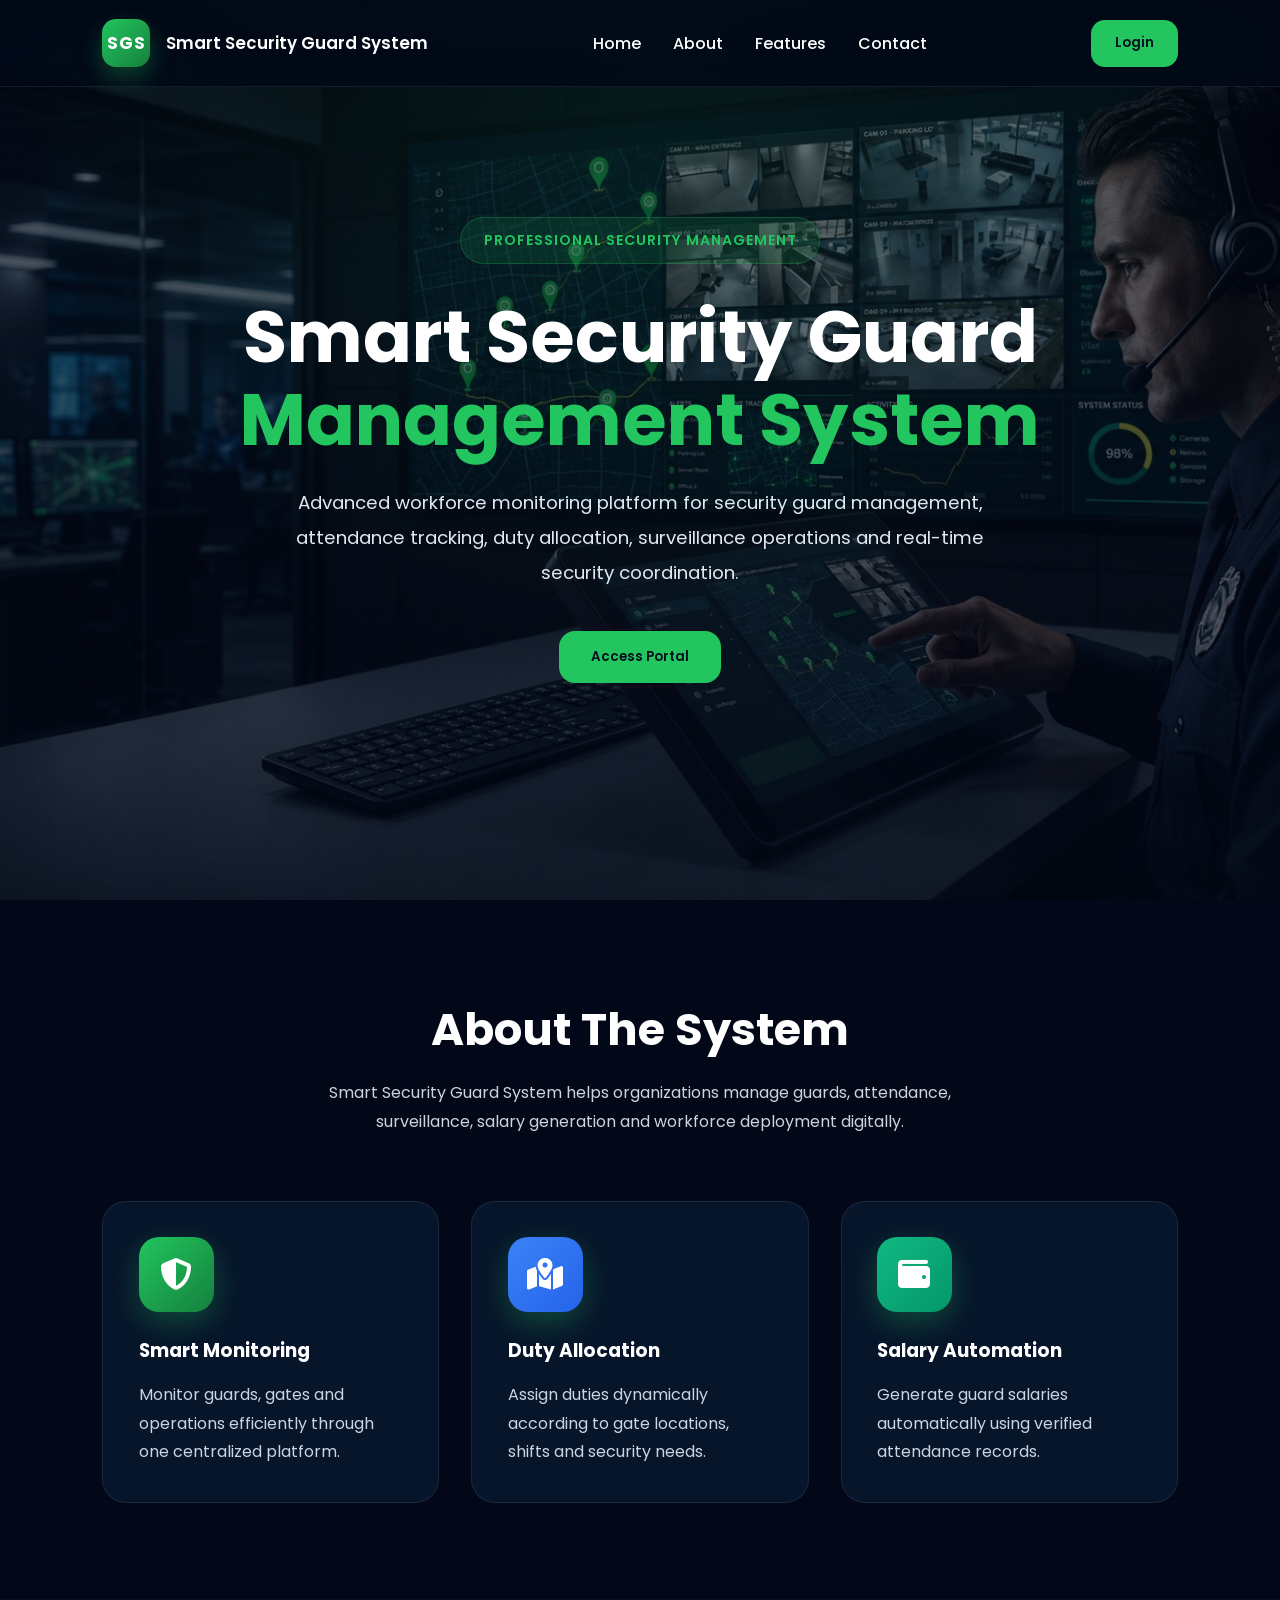
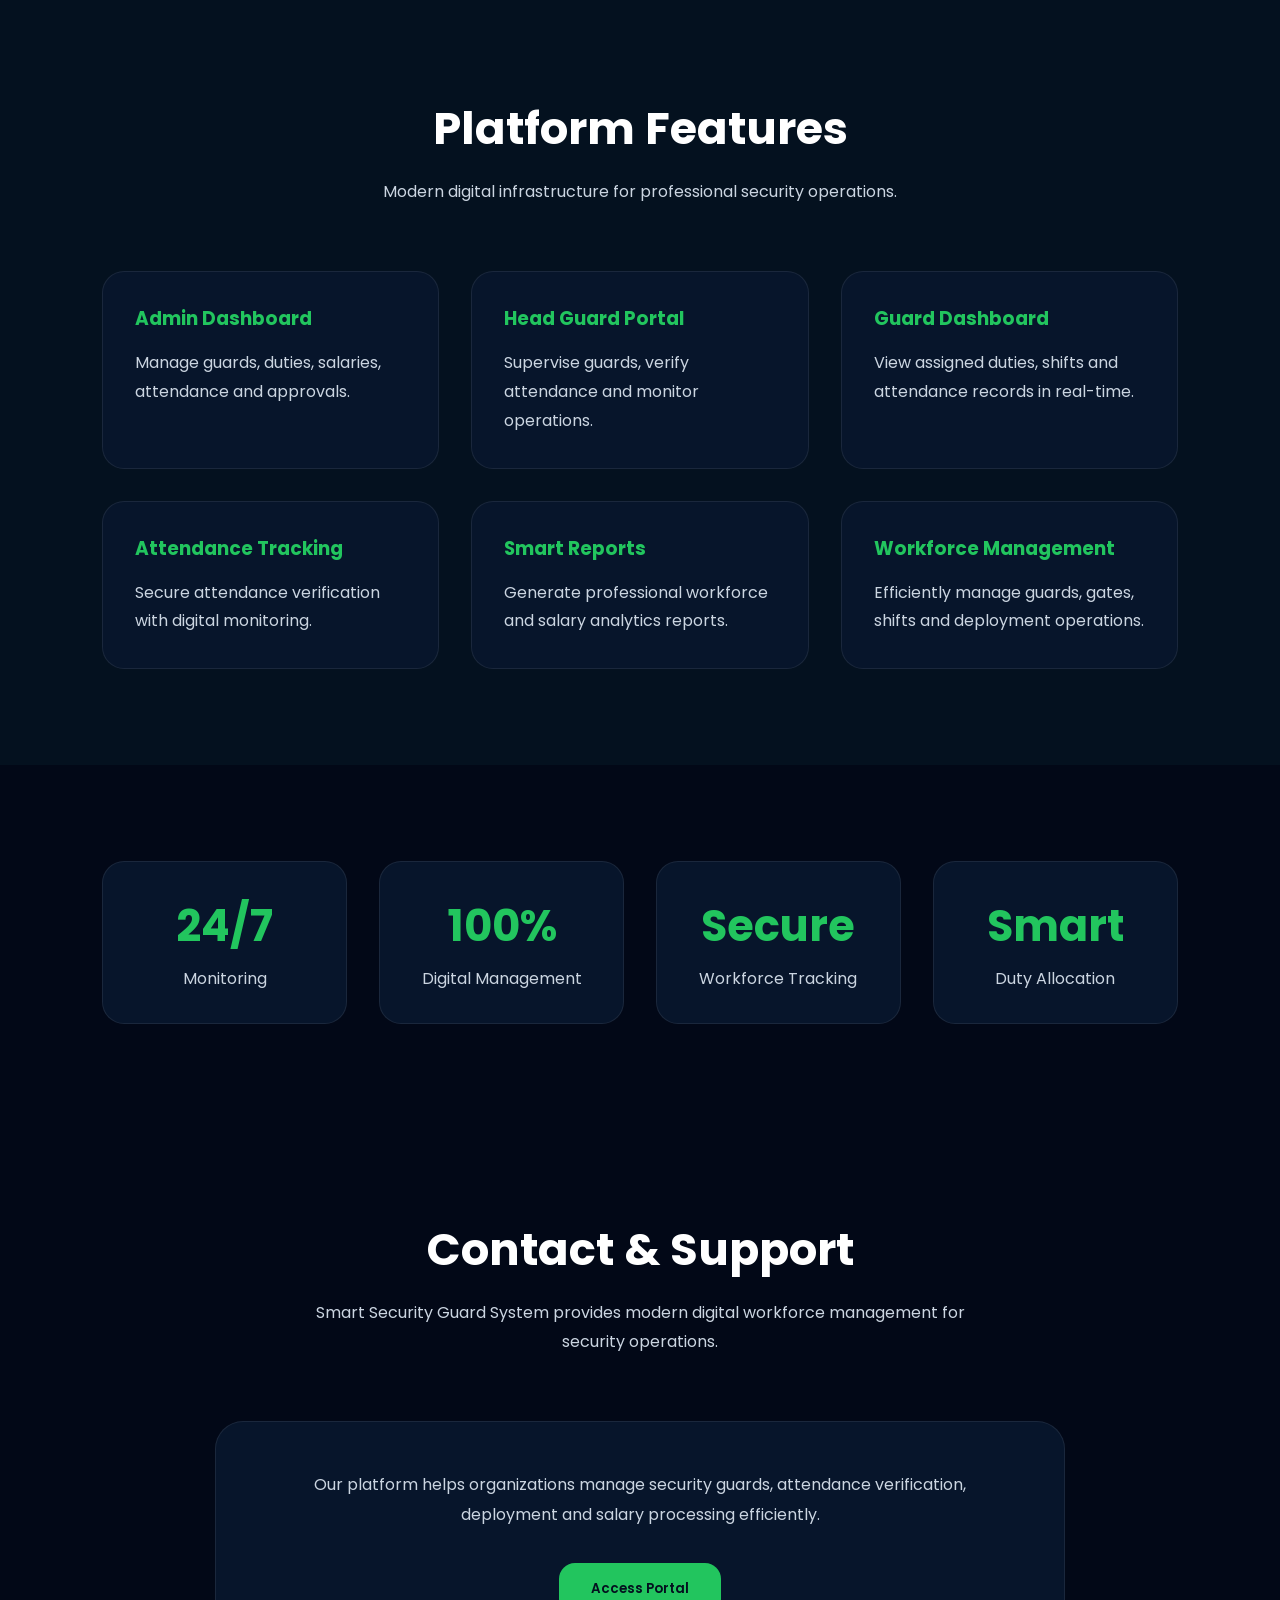
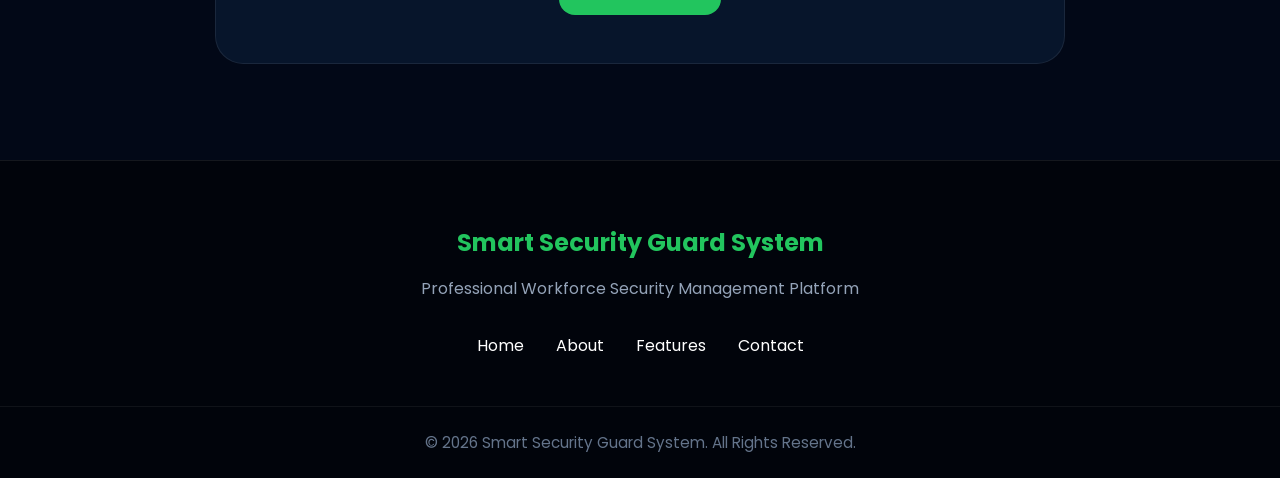
<file: index.html>
<!DOCTYPE html>
<html lang="en">

<head>

    <meta charset="UTF-8">

    <meta
        name="viewport"
        content="width=device-width, initial-scale=1.0">

    <title>
        Smart Security Guard System
    </title>

    <!-- CSS -->

    <link rel="stylesheet" href="index.css">

    <!-- GOOGLE FONT -->

    <link
        rel="preconnect"
        href="https://fonts.googleapis.com">

    <link
        rel="preconnect"
        href="https://fonts.gstatic.com"
        crossorigin>

    <link
        href="https://fonts.googleapis.com/css2?family=Poppins:wght@300;400;500;600;700&display=swap"
        rel="stylesheet">

    <!-- FONT AWESOME -->

    <link
        rel="stylesheet"
        href="https://cdnjs.cloudflare.com/ajax/libs/font-awesome/6.5.1/css/all.min.css">

</head>

<body>

    <!-- NAVBAR -->

    <header class="navbar">

        <div class="logo">

            <div class="logo-box">
                SGS
            </div>

            <span>
                Smart Security Guard System
            </span>

        </div>

        <nav>

            <ul class="nav-links">

                <li>
                    <a href="#home">
                        Home
                    </a>
                </li>

                <li>
                    <a href="#about">
                        About
                    </a>
                </li>

                <li>
                    <a href="#features">
                        Features
                    </a>
                </li>

                <li>
                    <a href="#contact">
                        Contact
                    </a>
                </li>

            </ul>

        </nav>

        <div class="nav-buttons">

            <button
                class="login-btn"
                onclick="openLoginModal()">

                Login

            </button>

        </div>

    </header>


    <!-- HERO SECTION -->

    <section
        class="hero"
        id="home">

        <div class="hero-overlay"></div>

        <div class="hero-content">

            <div class="hero-badge">

                PROFESSIONAL SECURITY MANAGEMENT

            </div>

            <h1>

                Smart Security Guard

                <span>
                    Management System
                </span>

            </h1>

            <p>

                Advanced workforce monitoring
                platform for security guard
                management, attendance tracking,
                duty allocation, surveillance
                operations and real-time
                security coordination.

            </p>

            <div class="hero-buttons">

                <button
                    class="primary-btn"
                    onclick="openLoginModal()">

                    Access Portal

                </button>

            </div>

        </div>

    </section>


    <!-- ABOUT SECTION -->

    <section
        class="about-section"
        id="about">

        <div class="section-title">

            <h2>
                About The System
            </h2>

            <p>

                Smart Security Guard System helps
                organizations manage guards,
                attendance, surveillance,
                salary generation and workforce
                deployment digitally.

            </p>

        </div>

        <div class="about-grid">

            <!-- CARD 1 -->

            <div class="about-card">

                <div class="feature-icon">

                    <i class="fa-solid fa-shield-halved"></i>

                </div>

                <h3>
                    Smart Monitoring
                </h3>

                <p>

                    Monitor guards,
                    gates and operations
                    efficiently through
                    one centralized platform.

                </p>

            </div>


            <!-- CARD 2 -->

            <div class="about-card">

                <div class="feature-icon blue">

                    <i class="fa-solid fa-map-location-dot"></i>

                </div>

                <h3>
                    Duty Allocation
                </h3>

                <p>

                    Assign duties dynamically
                    according to gate locations,
                    shifts and security needs.

                </p>

            </div>


            <!-- CARD 3 -->

            <div class="about-card">

                <div class="feature-icon green">

                    <i class="fa-solid fa-wallet"></i>

                </div>

                <h3>
                    Salary Automation
                </h3>

                <p>

                    Generate guard salaries
                    automatically using verified
                    attendance records.

                </p>

            </div>

        </div>

    </section>


    <!-- FEATURES SECTION -->

    <section
        class="features-section"
        id="features">

        <div class="section-title">

            <h2>
                Platform Features
            </h2>

            <p>

                Modern digital infrastructure
                for professional security
                operations.

            </p>

        </div>

        <div class="features-grid">

            <div class="feature-card">

                <h3>
                    Admin Dashboard
                </h3>

                <p>

                    Manage guards,
                    duties,
                    salaries,
                    attendance
                    and approvals.

                </p>

            </div>

            <div class="feature-card">

                <h3>
                    Head Guard Portal
                </h3>

                <p>

                    Supervise guards,
                    verify attendance
                    and monitor operations.

                </p>

            </div>

            <div class="feature-card">

                <h3>
                    Guard Dashboard
                </h3>

                <p>

                    View assigned duties,
                    shifts and attendance
                    records in real-time.

                </p>

            </div>

            <div class="feature-card">

                <h3>
                    Attendance Tracking
                </h3>

                <p>

                    Secure attendance
                    verification with
                    digital monitoring.

                </p>

            </div>

            <div class="feature-card">

                <h3>
                    Smart Reports
                </h3>

                <p>

                    Generate professional
                    workforce and salary
                    analytics reports.

                </p>

            </div>

            <div class="feature-card">

                <h3>
                    Workforce Management
                </h3>

                <p>

                    Efficiently manage
                    guards, gates,
                    shifts and deployment
                    operations.

                </p>

            </div>

        </div>

    </section>


    <!-- STATS SECTION -->

    <section class="stats-section">

        <div class="stat-box">

            <h2>
                24/7
            </h2>

            <p>
                Monitoring
            </p>

        </div>

        <div class="stat-box">

            <h2>
                100%
            </h2>

            <p>
                Digital Management
            </p>

        </div>

        <div class="stat-box">

            <h2>
                Secure
            </h2>

            <p>
                Workforce Tracking
            </p>

        </div>

        <div class="stat-box">

            <h2>
                Smart
            </h2>

            <p>
                Duty Allocation
            </p>

        </div>

    </section>


    <!-- CONTACT SECTION -->

    <section
        class="contact-section"
        id="contact">

        <div class="section-title">

            <h2>
                Contact & Support
            </h2>

            <p>

                Smart Security Guard System
                provides modern digital
                workforce management
                for security operations.

            </p>

        </div>

        <div class="contact-card">

            <p>

                Our platform helps organizations
                manage security guards,
                attendance verification,
                deployment and salary processing
                efficiently.

            </p>

            <button
                class="primary-btn"
                onclick="openLoginModal()">

                Access Portal

            </button>

        </div>

    </section>


    <!-- FOOTER -->

    <footer class="footer">

        <div class="footer-content">

            <h2>
                Smart Security Guard System
            </h2>

            <p>

                Professional Workforce
                Security Management Platform

            </p>

            <div class="footer-links">

                <a href="#home">
                    Home
                </a>

                <a href="#about">
                    About
                </a>

                <a href="#features">
                    Features
                </a>

                <a href="#contact">
                    Contact
                </a>

            </div>

        </div>

        <div class="footer-bottom">

            © 2026 Smart Security Guard System.
            All Rights Reserved.

        </div>

    </footer>


    <!-- LOGIN MODAL -->

    <div
        class="modal"
        id="loginModal">

        <div class="modal-box">

            <span
                class="close-btn"
                onclick="closeLoginModal()">

                &times;

            </span>

            <h2>
                Select Login Portal
            </h2>

            <p>
                Choose your system access role
            </p>

            <div class="modal-buttons">

                <a
                    href="./admin-login.html">Admin Login
                    class="modal-login">

                    Admin Login

                </a>

                <a
                    href="./headguard-login.html">Head Guard Login
                    class="modal-login">

                    Head Guard Login

                </a>

                <a
                   <a href="./guard-login.html">Guard Login
                    class="modal-login">

                    Guard Login

                </a>

            </div>

        </div>

    </div>


    <!-- SCRIPT -->

    <script>

        function openLoginModal() {

            document.getElementById(
                'loginModal'
            ).style.display = 'flex';
        }

        function closeLoginModal() {

            document.getElementById(
                'loginModal'
            ).style.display = 'none';
        }

        window.onclick = function(event) {

            const loginModal =
                document.getElementById(
                    'loginModal'
                );

            if (event.target === loginModal) {

                loginModal.style.display =
                    'none';
            }
        }

    </script>

</body>

</html>
</file>
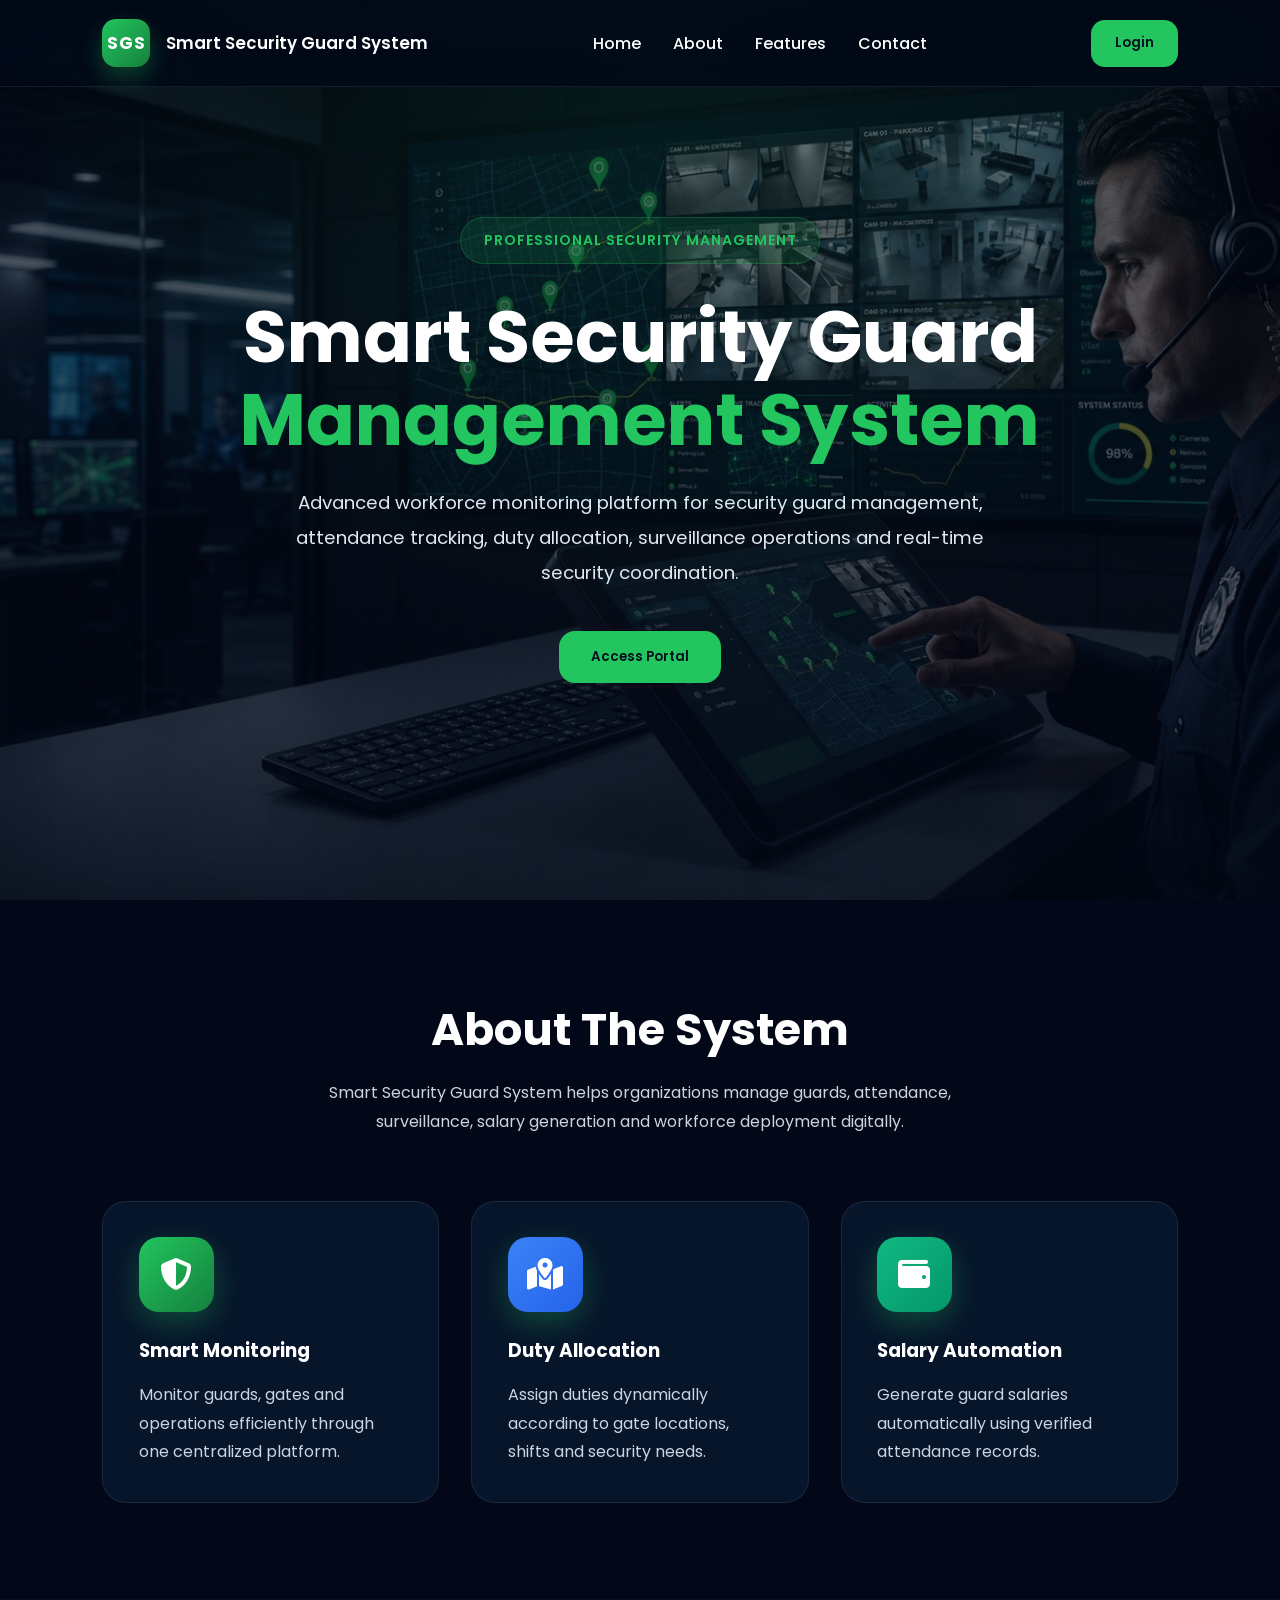
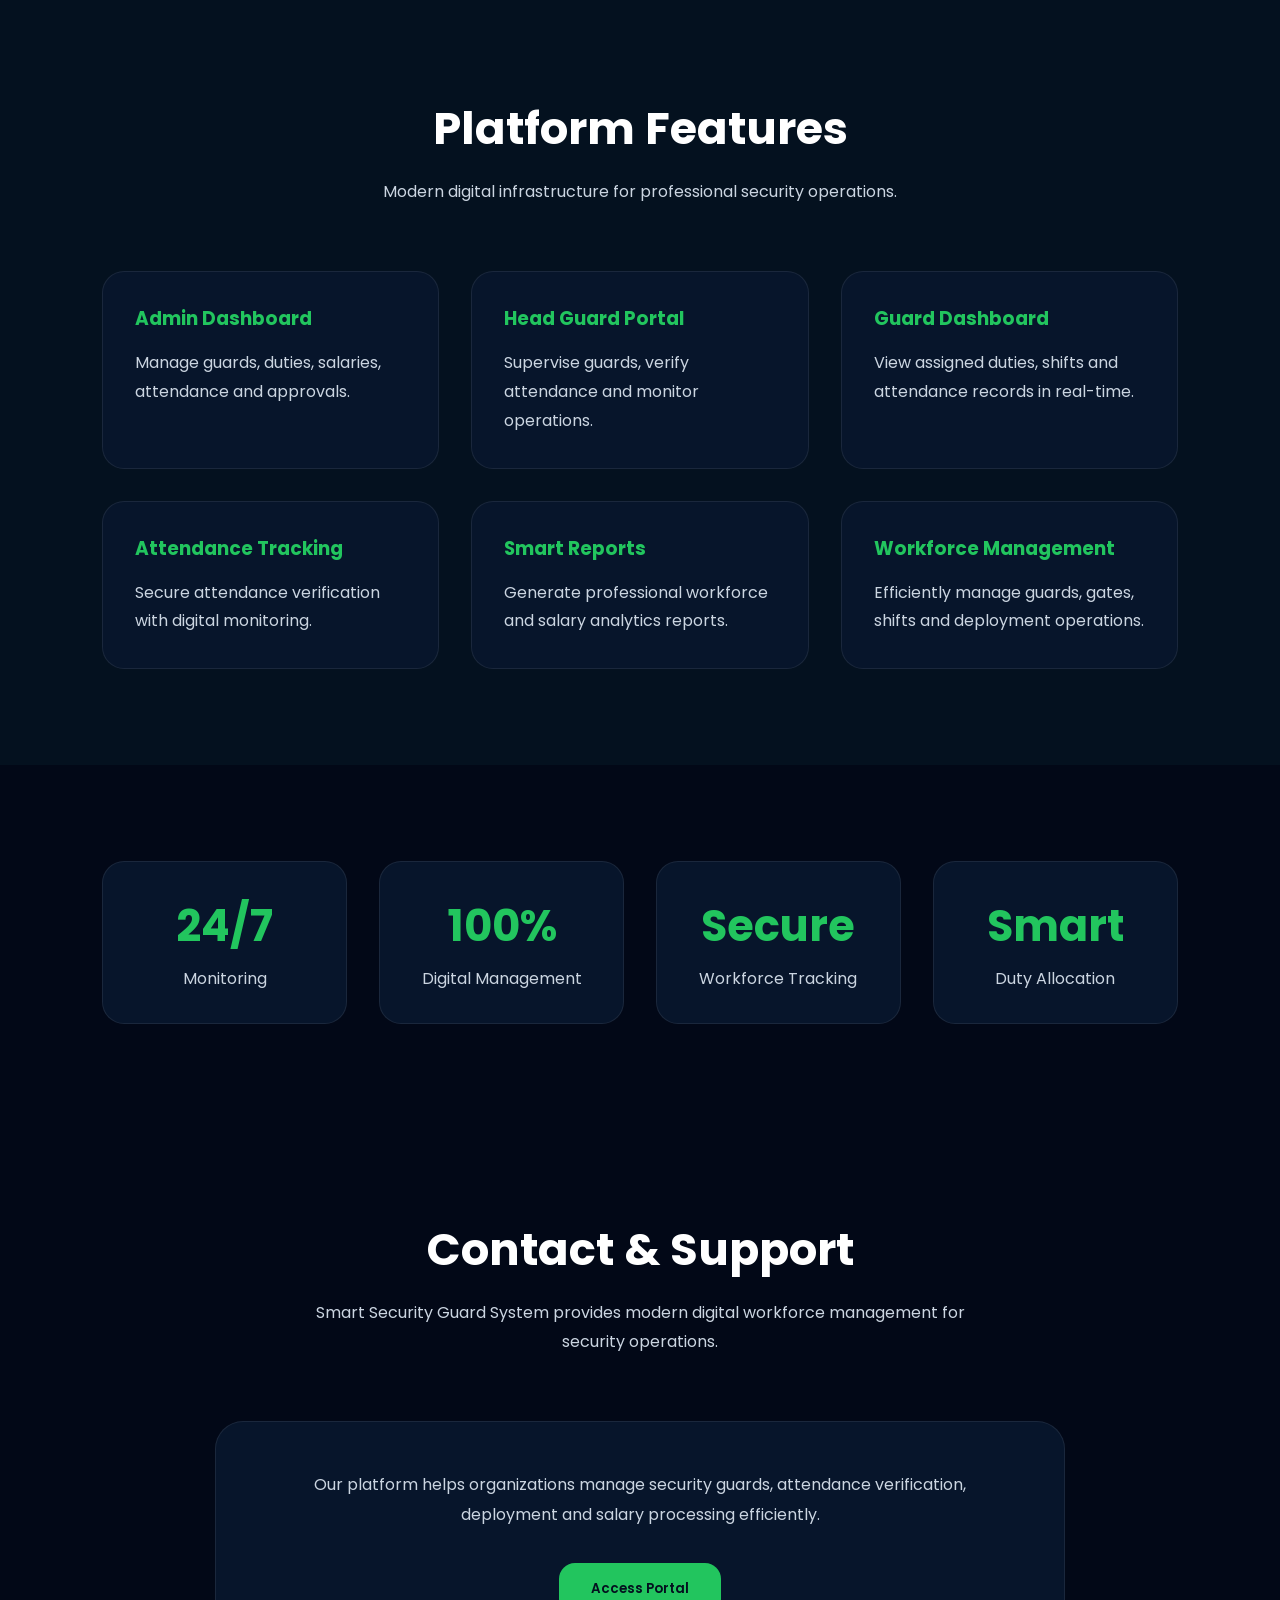
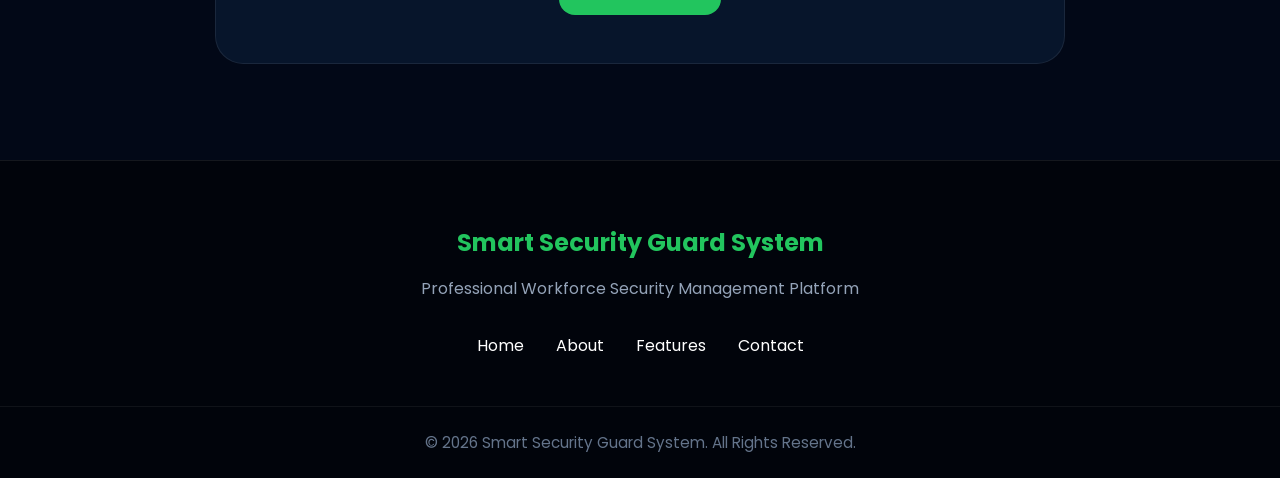
<file: html/index.html>
<!DOCTYPE html>
<html lang="en">

<head>

    <meta charset="UTF-8">

    <meta
        name="viewport"
        content="width=device-width, initial-scale=1.0">

    <title>
        Smart Security Guard System
    </title>

    <!-- CSS -->

    <link
        rel="stylesheet"
        href="../css/index.css">

    <!-- GOOGLE FONT -->

    <link
        rel="preconnect"
        href="https://fonts.googleapis.com">

    <link
        rel="preconnect"
        href="https://fonts.gstatic.com"
        crossorigin>

    <link
        href="https://fonts.googleapis.com/css2?family=Poppins:wght@300;400;500;600;700&display=swap"
        rel="stylesheet">

    <!-- FONT AWESOME -->

    <link
        rel="stylesheet"
        href="https://cdnjs.cloudflare.com/ajax/libs/font-awesome/6.5.1/css/all.min.css">

</head>

<body>

    <!-- NAVBAR -->

    <header class="navbar">

        <div class="logo">

            <div class="logo-box">
                SGS
            </div>

            <span>
                Smart Security Guard System
            </span>

        </div>

        <nav>

            <ul class="nav-links">

                <li>
                    <a href="#home">
                        Home
                    </a>
                </li>

                <li>
                    <a href="#about">
                        About
                    </a>
                </li>

                <li>
                    <a href="#features">
                        Features
                    </a>
                </li>

                <li>
                    <a href="#contact">
                        Contact
                    </a>
                </li>

            </ul>

        </nav>

        <div class="nav-buttons">

            <button
                class="login-btn"
                onclick="openLoginModal()">

                Login

            </button>

        </div>

    </header>


    <!-- HERO SECTION -->

    <section
        class="hero"
        id="home">

        <div class="hero-overlay"></div>

        <div class="hero-content">

            <div class="hero-badge">

                PROFESSIONAL SECURITY MANAGEMENT

            </div>

            <h1>

                Smart Security Guard

                <span>
                    Management System
                </span>

            </h1>

            <p>

                Advanced workforce monitoring
                platform for security guard
                management, attendance tracking,
                duty allocation, surveillance
                operations and real-time
                security coordination.

            </p>

            <div class="hero-buttons">

                <button
                    class="primary-btn"
                    onclick="openLoginModal()">

                    Access Portal

                </button>

            </div>

        </div>

    </section>


    <!-- ABOUT SECTION -->

    <section
        class="about-section"
        id="about">

        <div class="section-title">

            <h2>
                About The System
            </h2>

            <p>

                Smart Security Guard System helps
                organizations manage guards,
                attendance, surveillance,
                salary generation and workforce
                deployment digitally.

            </p>

        </div>

        <div class="about-grid">

            <!-- CARD 1 -->

            <div class="about-card">

                <div class="feature-icon">

                    <i class="fa-solid fa-shield-halved"></i>

                </div>

                <h3>
                    Smart Monitoring
                </h3>

                <p>

                    Monitor guards,
                    gates and operations
                    efficiently through
                    one centralized platform.

                </p>

            </div>


            <!-- CARD 2 -->

            <div class="about-card">

                <div class="feature-icon blue">

                    <i class="fa-solid fa-map-location-dot"></i>

                </div>

                <h3>
                    Duty Allocation
                </h3>

                <p>

                    Assign duties dynamically
                    according to gate locations,
                    shifts and security needs.

                </p>

            </div>


            <!-- CARD 3 -->

            <div class="about-card">

                <div class="feature-icon green">

                    <i class="fa-solid fa-wallet"></i>

                </div>

                <h3>
                    Salary Automation
                </h3>

                <p>

                    Generate guard salaries
                    automatically using verified
                    attendance records.

                </p>

            </div>

        </div>

    </section>


    <!-- FEATURES SECTION -->

    <section
        class="features-section"
        id="features">

        <div class="section-title">

            <h2>
                Platform Features
            </h2>

            <p>

                Modern digital infrastructure
                for professional security
                operations.

            </p>

        </div>

        <div class="features-grid">

            <div class="feature-card">

                <h3>
                    Admin Dashboard
                </h3>

                <p>

                    Manage guards,
                    duties,
                    salaries,
                    attendance
                    and approvals.

                </p>

            </div>

            <div class="feature-card">

                <h3>
                    Head Guard Portal
                </h3>

                <p>

                    Supervise guards,
                    verify attendance
                    and monitor operations.

                </p>

            </div>

            <div class="feature-card">

                <h3>
                    Guard Dashboard
                </h3>

                <p>

                    View assigned duties,
                    shifts and attendance
                    records in real-time.

                </p>

            </div>

            <div class="feature-card">

                <h3>
                    Attendance Tracking
                </h3>

                <p>

                    Secure attendance
                    verification with
                    digital monitoring.

                </p>

            </div>

            <div class="feature-card">

                <h3>
                    Smart Reports
                </h3>

                <p>

                    Generate professional
                    workforce and salary
                    analytics reports.

                </p>

            </div>

            <div class="feature-card">

                <h3>
                    Workforce Management
                </h3>

                <p>

                    Efficiently manage
                    guards, gates,
                    shifts and deployment
                    operations.

                </p>

            </div>

        </div>

    </section>


    <!-- STATS SECTION -->

    <section class="stats-section">

        <div class="stat-box">

            <h2>
                24/7
            </h2>

            <p>
                Monitoring
            </p>

        </div>

        <div class="stat-box">

            <h2>
                100%
            </h2>

            <p>
                Digital Management
            </p>

        </div>

        <div class="stat-box">

            <h2>
                Secure
            </h2>

            <p>
                Workforce Tracking
            </p>

        </div>

        <div class="stat-box">

            <h2>
                Smart
            </h2>

            <p>
                Duty Allocation
            </p>

        </div>

    </section>


    <!-- CONTACT SECTION -->

    <section
        class="contact-section"
        id="contact">

        <div class="section-title">

            <h2>
                Contact & Support
            </h2>

            <p>

                Smart Security Guard System
                provides modern digital
                workforce management
                for security operations.

            </p>

        </div>

        <div class="contact-card">

            <p>

                Our platform helps organizations
                manage security guards,
                attendance verification,
                deployment and salary processing
                efficiently.

            </p>

            <button
                class="primary-btn"
                onclick="openLoginModal()">

                Access Portal

            </button>

        </div>

    </section>


    <!-- FOOTER -->

    <footer class="footer">

        <div class="footer-content">

            <h2>
                Smart Security Guard System
            </h2>

            <p>

                Professional Workforce
                Security Management Platform

            </p>

            <div class="footer-links">

                <a href="#home">
                    Home
                </a>

                <a href="#about">
                    About
                </a>

                <a href="#features">
                    Features
                </a>

                <a href="#contact">
                    Contact
                </a>

            </div>

        </div>

        <div class="footer-bottom">

            © 2026 Smart Security Guard System.
            All Rights Reserved.

        </div>

    </footer>


    <!-- LOGIN MODAL -->

    <div
        class="modal"
        id="loginModal">

        <div class="modal-box">

            <span
                class="close-btn"
                onclick="closeLoginModal()">

                &times;

            </span>

            <h2>
                Select Login Portal
            </h2>

            <p>
                Choose your system access role
            </p>

            <div class="modal-buttons">

                <a
                    href="../html/admin-login.html"
                    class="modal-login">

                    Admin Login

                </a>

                <a
                    href="../html/headguard-login.html"
                    class="modal-login">

                    Head Guard Login

                </a>

                <a
                    href="../html/guard-login.html"
                    class="modal-login">

                    Guard Login

                </a>

            </div>

        </div>

    </div>


    <!-- SCRIPT -->

    <script>

        function openLoginModal() {

            document.getElementById(
                'loginModal'
            ).style.display = 'flex';
        }

        function closeLoginModal() {

            document.getElementById(
                'loginModal'
            ).style.display = 'none';
        }

        window.onclick = function(event) {

            const loginModal =
                document.getElementById(
                    'loginModal'
                );

            if (event.target === loginModal) {

                loginModal.style.display =
                    'none';
            }
        }

    </script>

</body>

</html>
</file>
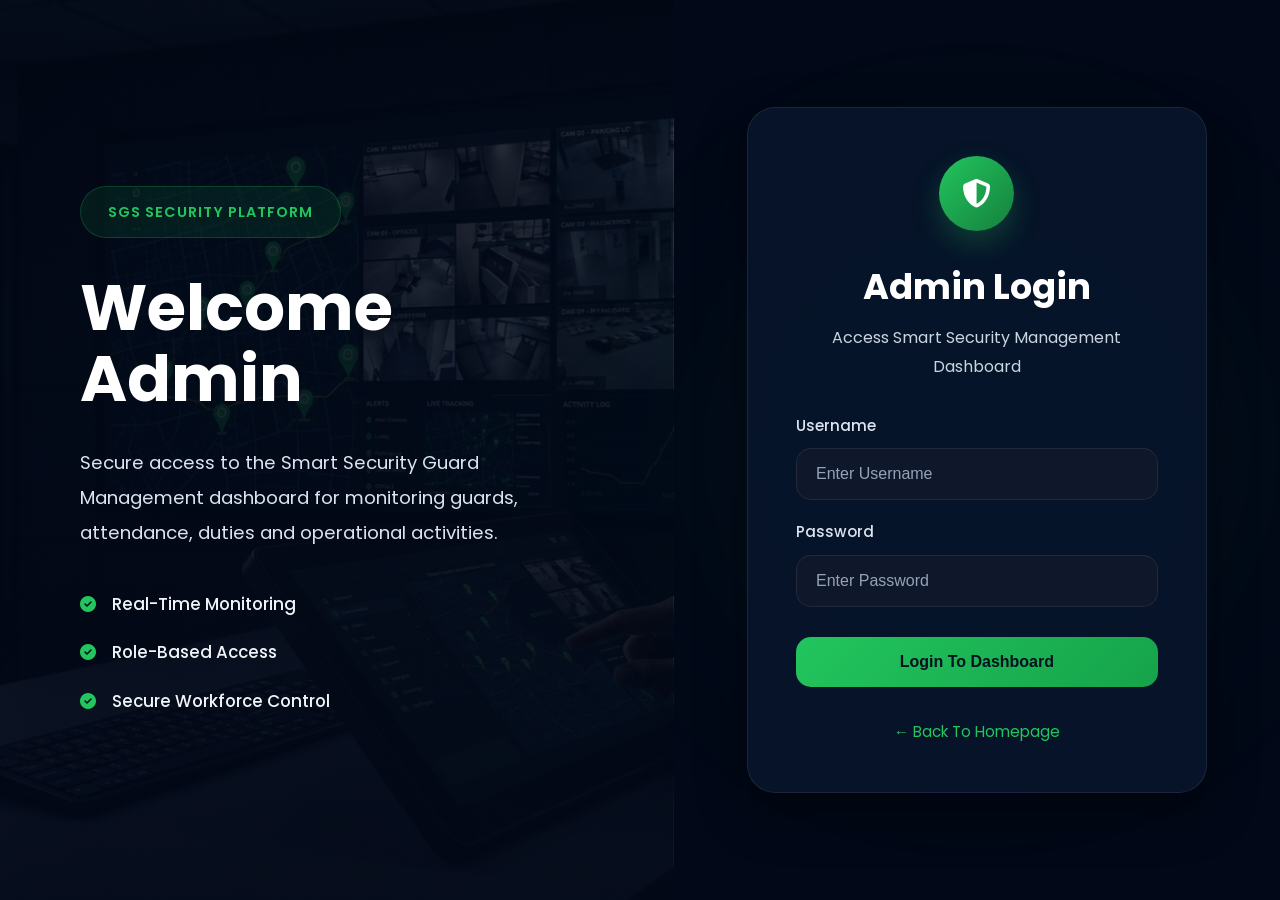
<file: admin-login.html>
<!DOCTYPE html>
<html lang="en">

<head>

    <meta charset="UTF-8">

    <meta
        name="viewport"
        content="width=device-width, initial-scale=1.0">

    <title>
        Admin Login
    </title>

    <link
        rel="stylesheet"
        href="../css/login.css">

    <!-- GOOGLE FONT -->

    <link
        rel="preconnect"
        href="https://fonts.googleapis.com">

    <link
        rel="preconnect"
        href="https://fonts.gstatic.com"
        crossorigin>

    <link
        href="https://fonts.googleapis.com/css2?family=Poppins:wght@300;400;500;600;700&display=swap"
        rel="stylesheet">

    <!-- FONT AWESOME -->

    <link
        rel="stylesheet"
        href="https://cdnjs.cloudflare.com/ajax/libs/font-awesome/6.5.1/css/all.min.css">

</head>

<body>

    <div class="login-wrapper">

        <!-- LEFT SIDE -->

        <div class="login-left">

            <div class="login-left-content">

                <div class="portal-badge">

                    SGS SECURITY PLATFORM

                </div>

                <h1>

                    Welcome Admin

                </h1>

                <p>

                    Secure access to the Smart
                    Security Guard Management
                    dashboard for monitoring guards,
                    attendance, duties
                    and operational activities.

                </p>


                <!-- FEATURES -->

                <div class="feature-list">

                    <div class="feature-item">

                        <i class="fa-solid fa-circle-check"></i>

                        <span>

                            Real-Time Monitoring

                        </span>

                    </div>


                    <div class="feature-item">

                        <i class="fa-solid fa-circle-check"></i>

                        <span>

                            Role-Based Access

                        </span>

                    </div>


                    <div class="feature-item">

                        <i class="fa-solid fa-circle-check"></i>

                        <span>

                            Secure Workforce Control

                        </span>

                    </div>

                </div>

            </div>

        </div>


        <!-- RIGHT SIDE -->

        <div class="login-right">

            <div class="login-box">

                <div class="login-logo">

                    <div class="logo-circle">

                        <i class="fa-solid fa-shield-halved"></i>

                    </div>

                </div>


                <h2>

                    Admin Login

                </h2>

                <p>

                    Access Smart Security
                    Management Dashboard

                </p>


                <!-- FORM -->

                <form id="adminLoginForm">

                    <div class="input-group">

                        <label>
                            Username
                        </label>

                        <input
                            type="text"
                            id="username"
                            placeholder="Enter Username"
                            required>

                    </div>


                    <div class="input-group">

                        <label>
                            Password
                        </label>

                        <input
                            type="password"
                            id="password"
                            placeholder="Enter Password"
                            required>

                    </div>


                    <button
                        type="submit"
                        class="login-btn-main">

                        Login To Dashboard

                    </button>

                </form>


                <p id="message"></p>


                <div class="back-home">

                    <a href="/html/index.html">

                        ← Back To Homepage

                    </a>

                </div>

            </div>

        </div>

    </div>

    <script src="../js/admin-login.js"></script>

</body>

</html>
</file>
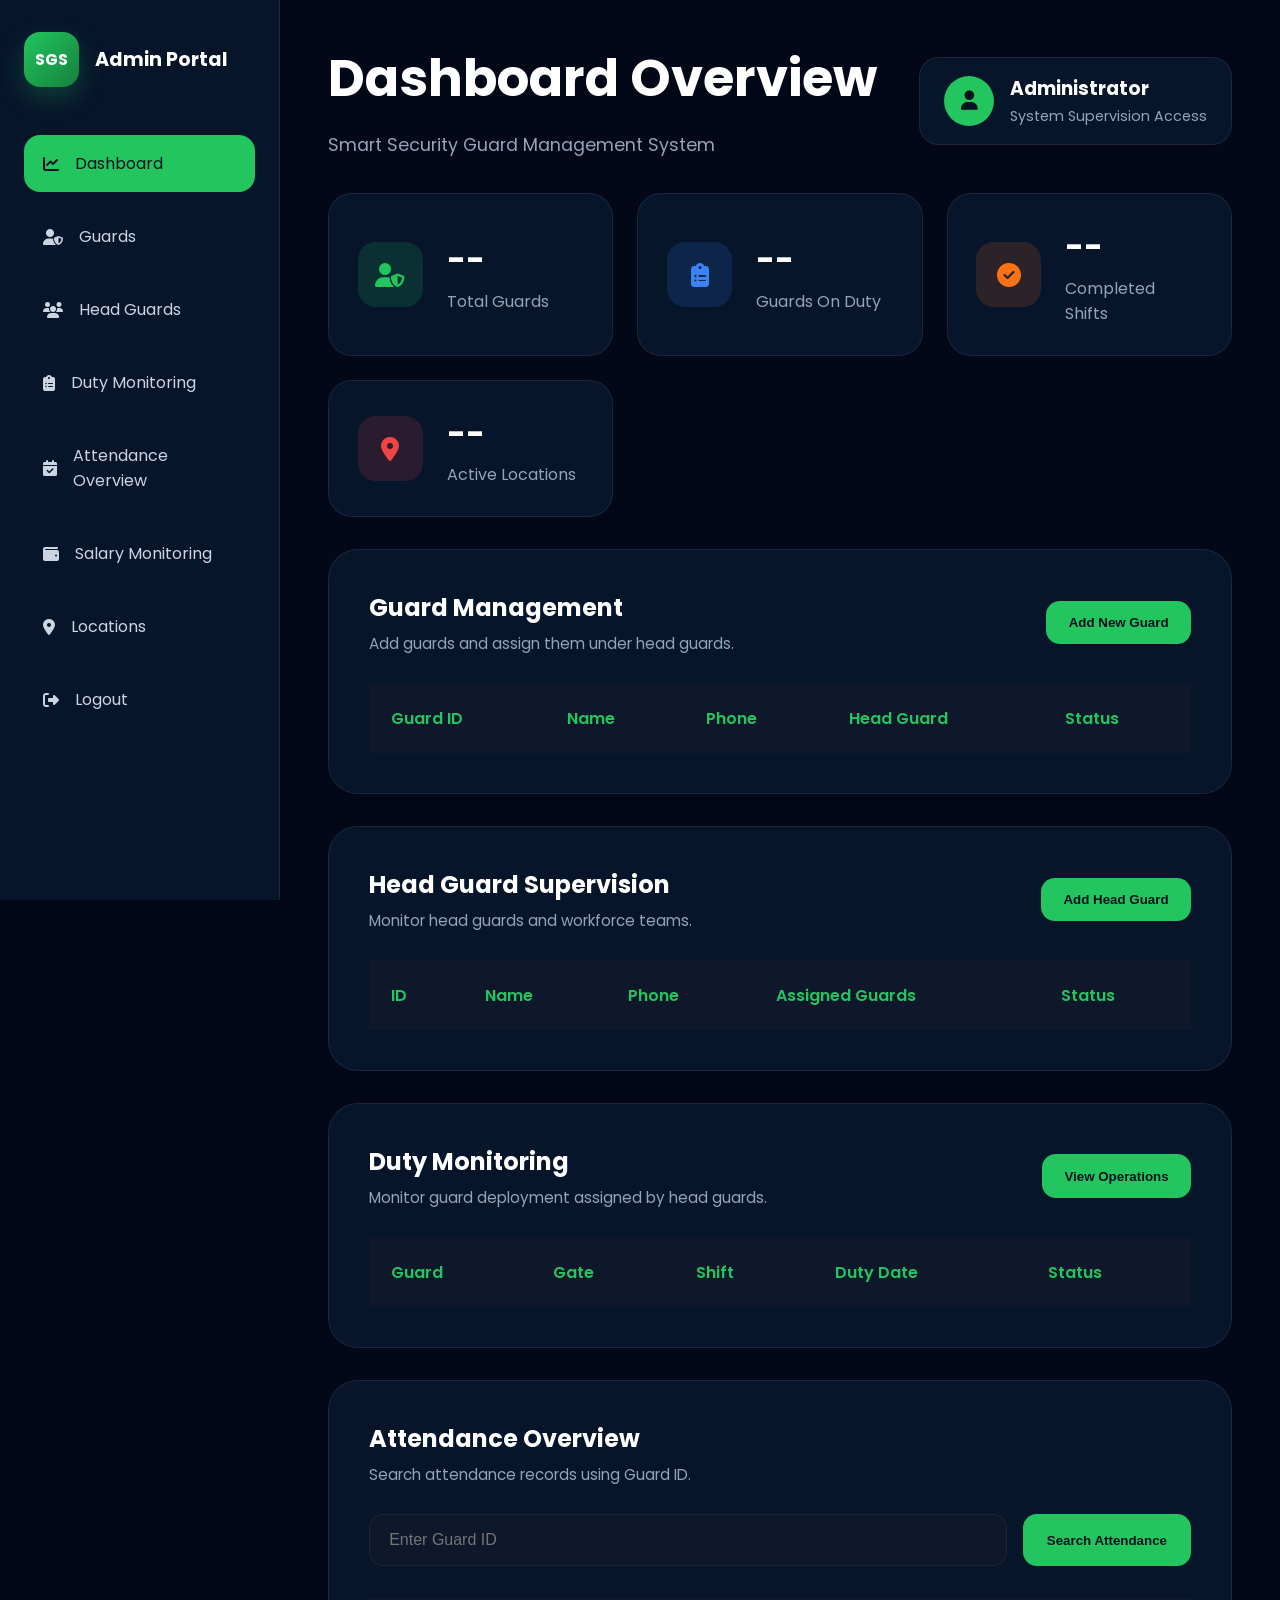
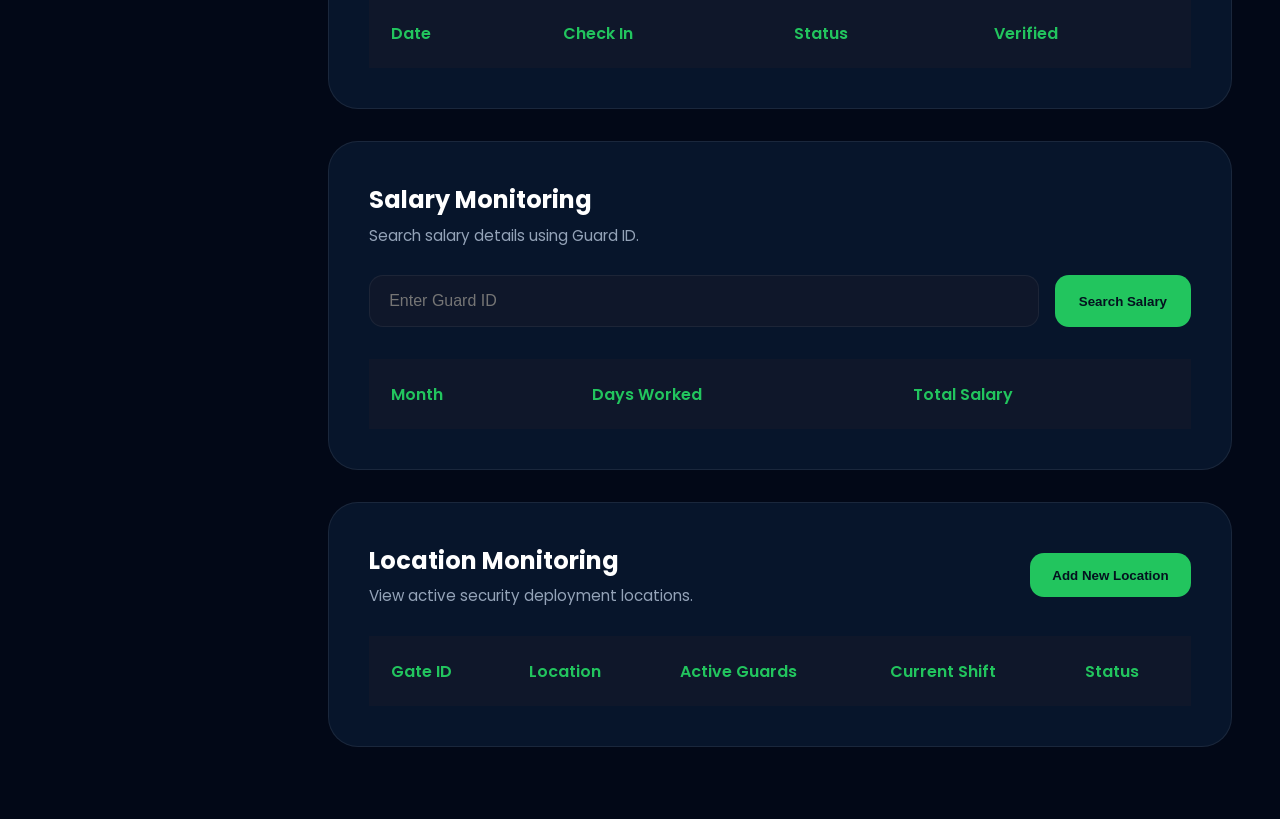
<file: admin.html>
<!DOCTYPE html>
<html lang="en">

<head>

    <meta charset="UTF-8">

    <meta
        name="viewport"
        content="width=device-width, initial-scale=1.0">

    <title>
        Admin Dashboard
    </title>

    <!-- CSS -->

    <link
        rel="stylesheet"
        href="../css/admin.css">

    <!-- GOOGLE FONT -->

    <link
        rel="preconnect"
        href="https://fonts.googleapis.com">

    <link
        rel="preconnect"
        href="https://fonts.gstatic.com"
        crossorigin>

    <link
        href="https://fonts.googleapis.com/css2?family=Poppins:wght@300;400;500;600;700&display=swap"
        rel="stylesheet">

    <!-- FONT AWESOME -->

    <link
        rel="stylesheet"
        href="https://cdnjs.cloudflare.com/ajax/libs/font-awesome/6.5.1/css/all.min.css">

</head>

<body>

    <!-- SIDEBAR -->

    <aside class="sidebar">

        <div class="sidebar-top">

            <div class="logo-box">
                SGS
            </div>

            <h2>
                Admin Portal
            </h2>

        </div>

        <ul class="sidebar-links">

            <li class="active">

                <a href="#dashboard-section">

                    <i class="fa-solid fa-chart-line"></i>

                    Dashboard

                </a>

            </li>

            <li>

                <a href="#guards-section">

                    <i class="fa-solid fa-user-shield"></i>

                    Guards

                </a>

            </li>

            <li>

                <a href="#headguards-section">

                    <i class="fa-solid fa-users"></i>

                    Head Guards

                </a>

            </li>

            <li>

                <a href="#duties-section">

                    <i class="fa-solid fa-clipboard-list"></i>

                    Duty Monitoring

                </a>

            </li>

            <li>

                <a href="#attendance-section">

                    <i class="fa-solid fa-calendar-check"></i>

                    Attendance Overview

                </a>

            </li>

            <li>

                <a href="#salary-section">

                    <i class="fa-solid fa-wallet"></i>

                    Salary Monitoring

                </a>

            </li>

            <li>

                <a href="#location-section">

                    <i class="fa-solid fa-location-dot"></i>

                    Locations

                </a>

            </li>

            <li>

                <a href="../html/index.html">

                    <i class="fa-solid fa-right-from-bracket"></i>

                    Logout

                </a>

            </li>

        </ul>

    </aside>


    <!-- MAIN CONTENT -->

    <main class="main-content">

        <!-- TOPBAR -->

        <header
            class="topbar"
            id="dashboard-section">

            <div>

                <h1>
                    Dashboard Overview
                </h1>

                <p>
                    Smart Security Guard Management System
                </p>

            </div>

            <div class="admin-profile">

                <div class="admin-icon">

                    <i class="fa-solid fa-user"></i>

                </div>

                <div>

                    <h3>
                        Administrator
                    </h3>

                    <span>
                        System Supervision Access
                    </span>

                </div>

            </div>

        </header>


        <!-- STATS GRID -->

        <section class="stats-grid">

            <!-- CARD 1 -->

            <div class="stats-card">

                <div class="stats-icon green">

                    <i class="fa-solid fa-user-shield"></i>

                </div>

                <div>

                    <h2 id="totalGuards">
                        --
                    </h2>

                    <p>
                        Total Guards
                    </p>

                </div>

            </div>


            <!-- CARD 2 -->

            <div class="stats-card">

                <div class="stats-icon blue">

                    <i class="fa-solid fa-clipboard-list"></i>

                </div>

                <div>

                    <h2 id="activeDuties">
                        --
                    </h2>

                    <p>
                        Guards On Duty
                    </p>

                </div>

            </div>


            <!-- CARD 3 -->

            <div class="stats-card">

                <div class="stats-icon orange">

                    <i class="fa-solid fa-circle-check"></i>

                </div>

                <div>

                    <h2 id="completedShifts">
                        --
                    </h2>

                    <p>
                        Completed Shifts
                    </p>

                </div>

            </div>


            <!-- CARD 4 -->

            <div class="stats-card">

                <div class="stats-icon red">

                    <i class="fa-solid fa-location-dot"></i>

                </div>

                <div>

                    <h2 id="activeLocations">
                        --
                    </h2>

                    <p>
                        Active Locations
                    </p>

                </div>

            </div>

        </section>


        <!-- GUARD MANAGEMENT -->

        <section
            class="dashboard-section"
            id="guards-section">

            <div class="section-header">

                <div>

                    <h2>
                        Guard Management
                    </h2>

                    <p class="section-subtitle">

                        Add guards and assign
                        them under head guards.

                    </p>

                </div>

                <button
                    class="section-btn"
                    id="openGuardModal">

                    Add New Guard

                </button>

            </div>

            <div class="table-container">

                <table>

                    <thead>

                        <tr>

                            <th>
                                Guard ID
                            </th>

                            <th>
                                Name
                            </th>

                            <th>
                                Phone
                            </th>

                            <th>
                                Head Guard
                            </th>

                            <th>
                                Status
                            </th>

                        </tr>

                    </thead>

                    <tbody id="guardsTableBody">

                    </tbody>

                </table>

            </div>

        </section>


        <!-- HEAD GUARD SECTION -->

        <section
            class="dashboard-section"
            id="headguards-section">

            <div class="section-header">

                <div>

                    <h2>
                        Head Guard Supervision
                    </h2>

                    <p class="section-subtitle">

                        Monitor head guards and
                        workforce teams.

                    </p>

                </div>

                <button
                    class="section-btn"
                    id="openHeadGuardModal">

                    Add Head Guard

                </button>

            </div>

            <div class="table-container">

                <table>

                    <thead>

                        <tr>

                            <th>
                                ID
                            </th>

                            <th>
                                Name
                            </th>

                            <th>
                                Phone
                            </th>

                            <th>
                                Assigned Guards
                            </th>

                            <th>
                                Status
                            </th>

                        </tr>

                    </thead>

                    <tbody id="headguardsTableBody">

                    </tbody>

                </table>

            </div>

        </section>


        <!-- DUTY MONITORING -->

        <section
            class="dashboard-section"
            id="duties-section">

            <div class="section-header">

    <div>

        <h2>
            Duty Monitoring
        </h2>

        <p class="section-subtitle">

            Monitor guard deployment
            assigned by head guards.

        </p>

    </div>

    <button
        class="section-btn"
        onclick="openOperationsPage()">

        View Operations

    </button>

</div>
            <div class="table-container">

                <table>

                    <thead>

                        <tr>

                            <th>
                                Guard
                            </th>

                            <th>
                                Gate
                            </th>

                            <th>
                                Shift
                            </th>

                            <th>
                                Duty Date
                            </th>

                            <th>
                                Status
                            </th>

                        </tr>

                    </thead>

                    <tbody id="dutiesTableBody">

                    </tbody>

                </table>

            </div>

        </section>


        <!-- ATTENDANCE -->
<!-- =========================
     ATTENDANCE CARD
========================= -->

<section class="dashboard-section">

    <div class="section-header">

        <div>

            <h2>
                Attendance Overview
            </h2>

            <p class="section-subtitle">
                Search attendance records using Guard ID.
            </p>

        </div>

    </div>

    <!-- SEARCH -->

    <div class="search-row">

        <input
            type="number"
            id="attendanceGuardId"
            placeholder="Enter Guard ID"
        >

        <button onclick="searchAttendance()">

            Search Attendance

        </button>

    </div>

    <!-- TABLE -->

    <div class="table-container">

        <table>

            <thead>

                <tr>

                    <th>Date</th>
                    <th>Check In</th>
                    <th>Status</th>
                    <th>Verified</th>

                </tr>

            </thead>

            <tbody id="attendanceTableBody">

            </tbody>

        </table>

    </div>

</section>



<!-- =========================
     SALARY CARD
========================= -->

<section class="dashboard-section">

    <div class="section-header">

        <div>

            <h2>
                Salary Monitoring
            </h2>

            <p class="section-subtitle">
                Search salary details using Guard ID.
            </p>

        </div>

    </div>

    <!-- SEARCH -->

    <div class="search-row">

        <input
            type="number"
            id="salaryId"
            placeholder="Enter Guard ID"
        >

        <button onclick="searchSalary()">

            Search Salary

        </button>

    </div>

    <!-- TABLE -->

    <div class="table-container">

        <table>

            <thead>

                <tr>

                    <th>Month</th>
                    <th>Days Worked</th>
                    <th>Total Salary</th>

                </tr>

            </thead>

            <tbody id="salaryTableBody">

            </tbody>

        </table>

    </div>

</section>


        <!-- LOCATIONS -->

        <section
            class="dashboard-section"
            id="location-section">

            <div class="section-header">

                <div>

                    <h2>
                        Location Monitoring
                    </h2>

                    <p class="section-subtitle">

                        View active security
                        deployment locations.

                    </p>

                </div>

                <button
    class="section-btn"
    id="openLocationModal">

    Add New Location

</button>

            </div>

            <div class="table-container">

                <table>

                    <thead>

                        <tr>

                            <th>
                                Gate ID
                            </th>

                            <th>
                                Location
                            </th>

                            <th>
                                Active Guards
                            </th>

                            <th>
                                Current Shift
                            </th>

                            <th>
                                Status
                            </th>

                        </tr>

                    </thead>

                    <tbody id="locationTableBody">

                    </tbody>

                </table>

            </div>

        </section>

        
    </main>

    <!-- JS -->
    <!-- ADD GUARD MODAL -->

<div
    class="modal"
    id="guardModal">

    <div class="modal-content">

        <div class="modal-header">

            <h2>
                Add New Guard
            </h2>

            <span id="closeGuardModal">
                &times;
            </span>

        </div>

        <form id="guardForm">

            <div class="form-group">

                <label>
                    Guard Name
                </label>

                <input
                    type="text"
                    id="guardName"
                    required>

            </div>

            <div class="form-group">

                <label>
                    Phone Number
                </label>

                <input
                    type="text"
                    id="guardPhone"
                    required>

            </div>

            <div class="form-group">

                <label>
                    Salary Rate
                </label>

                <input
                    type="number"
                    id="salaryRate"
                    min="1"
                    required>

            </div>

            <div class="form-group">

                <label>
                    Head Guard ID
                </label>

                <input
                    type="number"
                    id="headGuardId"
                    min="1"
                    required>

            </div>

            <button
                type="submit"
                class="submit-btn">

                Add Guard

            </button>

        </form>

    </div>

</div>
<!-- ADD HEAD GUARD MODAL -->

<div
    class="modal"
    id="headGuardModal">

    <div class="modal-content">

        <div class="modal-header">

            <h2>
                Add Head Guard
            </h2>

            <span id="closeHeadGuardModal">
                &times;
            </span>

        </div>

        <form id="headGuardForm">

            <div class="form-group">

                <label>
                    Head Guard Name
                </label>

                <input
                    type="text"
                    id="headGuardName"
                    required>

            </div>

            <div class="form-group">

                <label>
                    Phone Number
                </label>

                <input
                    type="text"
                    id="headGuardPhone"
                    required>

            </div>

            <button
                type="submit"
                class="submit-btn">

                Add Head Guard

            </button>

        </form>

    </div>

</div>
<!-- ADD LOCATION MODAL -->

<div
    class="modal"
    id="locationModal">

    <div class="modal-content">

        <div class="modal-header">

            <h2>
                Add New Location
            </h2>

            <span id="closeLocationModal">
                &times;
            </span>

        </div>

        <form id="locationForm">

            <div class="form-group">

                <label>
                    Gate Name
                </label>

                <input
                    type="text"
                    id="gateName"
                    required>

            </div>

            <div class="form-group">

                <label>
                    Location
                </label>

                <input
                    type="text"
                    id="gateLocation"
                    required>

            </div>

            <div class="form-group">

                <label>
                    Required Guards
                </label>

                <input
                    type="number"
                    id="requiredGuards"
                    min="1"
                    required>

            </div>

            <button
                type="submit"
                class="submit-btn">

                Add Location

            </button>

        </form>

    </div>

</div>
    <script src="../js/admin.js"></script>

</body>

</html>
</file>
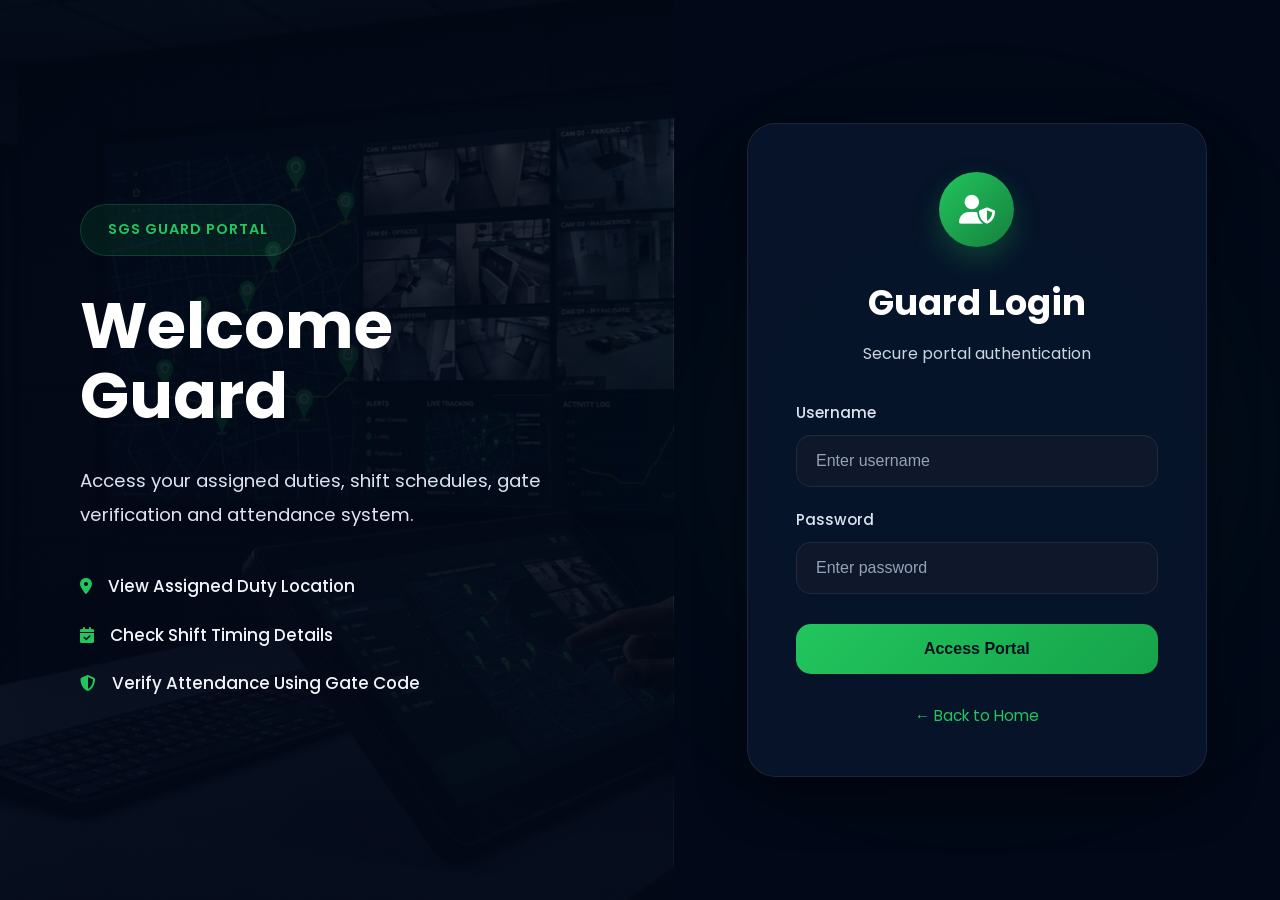
<file: guard-login.html>
<!DOCTYPE html>
<html lang="en">

<head>

    <meta charset="UTF-8">

    <meta
        name="viewport"
        content="width=device-width, initial-scale=1.0">

    <title>
        Guard Login
    </title>

    <link
        rel="stylesheet"
        href="../css/login.css">

    <!-- GOOGLE FONT -->

    <link
        rel="preconnect"
        href="https://fonts.googleapis.com">

    <link
        rel="preconnect"
        href="https://fonts.gstatic.com"
        crossorigin>

    <link
        href="https://fonts.googleapis.com/css2?family=Poppins:wght@300;400;500;600;700&display=swap"
        rel="stylesheet">

    <!-- FONT AWESOME -->

    <link
        rel="stylesheet"
        href="https://cdnjs.cloudflare.com/ajax/libs/font-awesome/6.5.1/css/all.min.css">

</head>

<body>

    <div class="login-wrapper">

        <!-- LEFT SIDE -->

        <div class="login-left">

            <div class="login-overlay"></div>

            <div class="login-left-content">

    <div class="portal-badge">

        SGS GUARD PORTAL

    </div>

    <h1>

        Welcome Guard

    </h1>

    <p>

        Access your assigned duties,
        shift schedules,
        gate verification
        and attendance system.

    </p>


    <div class="feature-list">

        <div class="feature-item">

            <i class="fa-solid fa-location-dot"></i>

            <span>

                View Assigned Duty Location

            </span>

        </div>


        <div class="feature-item">

            <i class="fa-solid fa-calendar-check"></i>

            <span>

                Check Shift Timing Details

            </span>

        </div>


        <div class="feature-item">

            <i class="fa-solid fa-shield-halved"></i>

            <span>

                Verify Attendance Using Gate Code

            </span>

        </div>

    </div>

</div>

        </div>


        <!-- RIGHT SIDE -->

        <div class="login-right">

            <div class="login-box">

                <div class="login-logo">

                    <div class="logo-circle">

                        <i class="fa-solid fa-user-shield"></i>

                    </div>

                </div>

                <h2>

                    Guard Login

                </h2>

                <p>

                    Secure portal authentication

                </p>


                <!-- FORM -->

                <form id="guardLoginForm">

                    <div class="input-group">

                        <label>
                            Username
                        </label>

                        <input
                            type="text"
                            placeholder="Enter username"
                            required>

                    </div>


                    <div class="input-group">

                        <label>
                            Password
                        </label>

                        <input
                            type="password"
                            placeholder="Enter password"
                            required>

                    </div>


                    <button
                        type="submit"
                        class="login-btn-main">

                        Access Portal

                    </button>

                </form>


                <div class="back-home">

                    <a href="/html/index.html">

                        ← Back to Home

                    </a>

                </div>

            </div>

        </div>

    </div>
    <script src="../js/guard-login.js"></script>
</body>

</html>
</file>
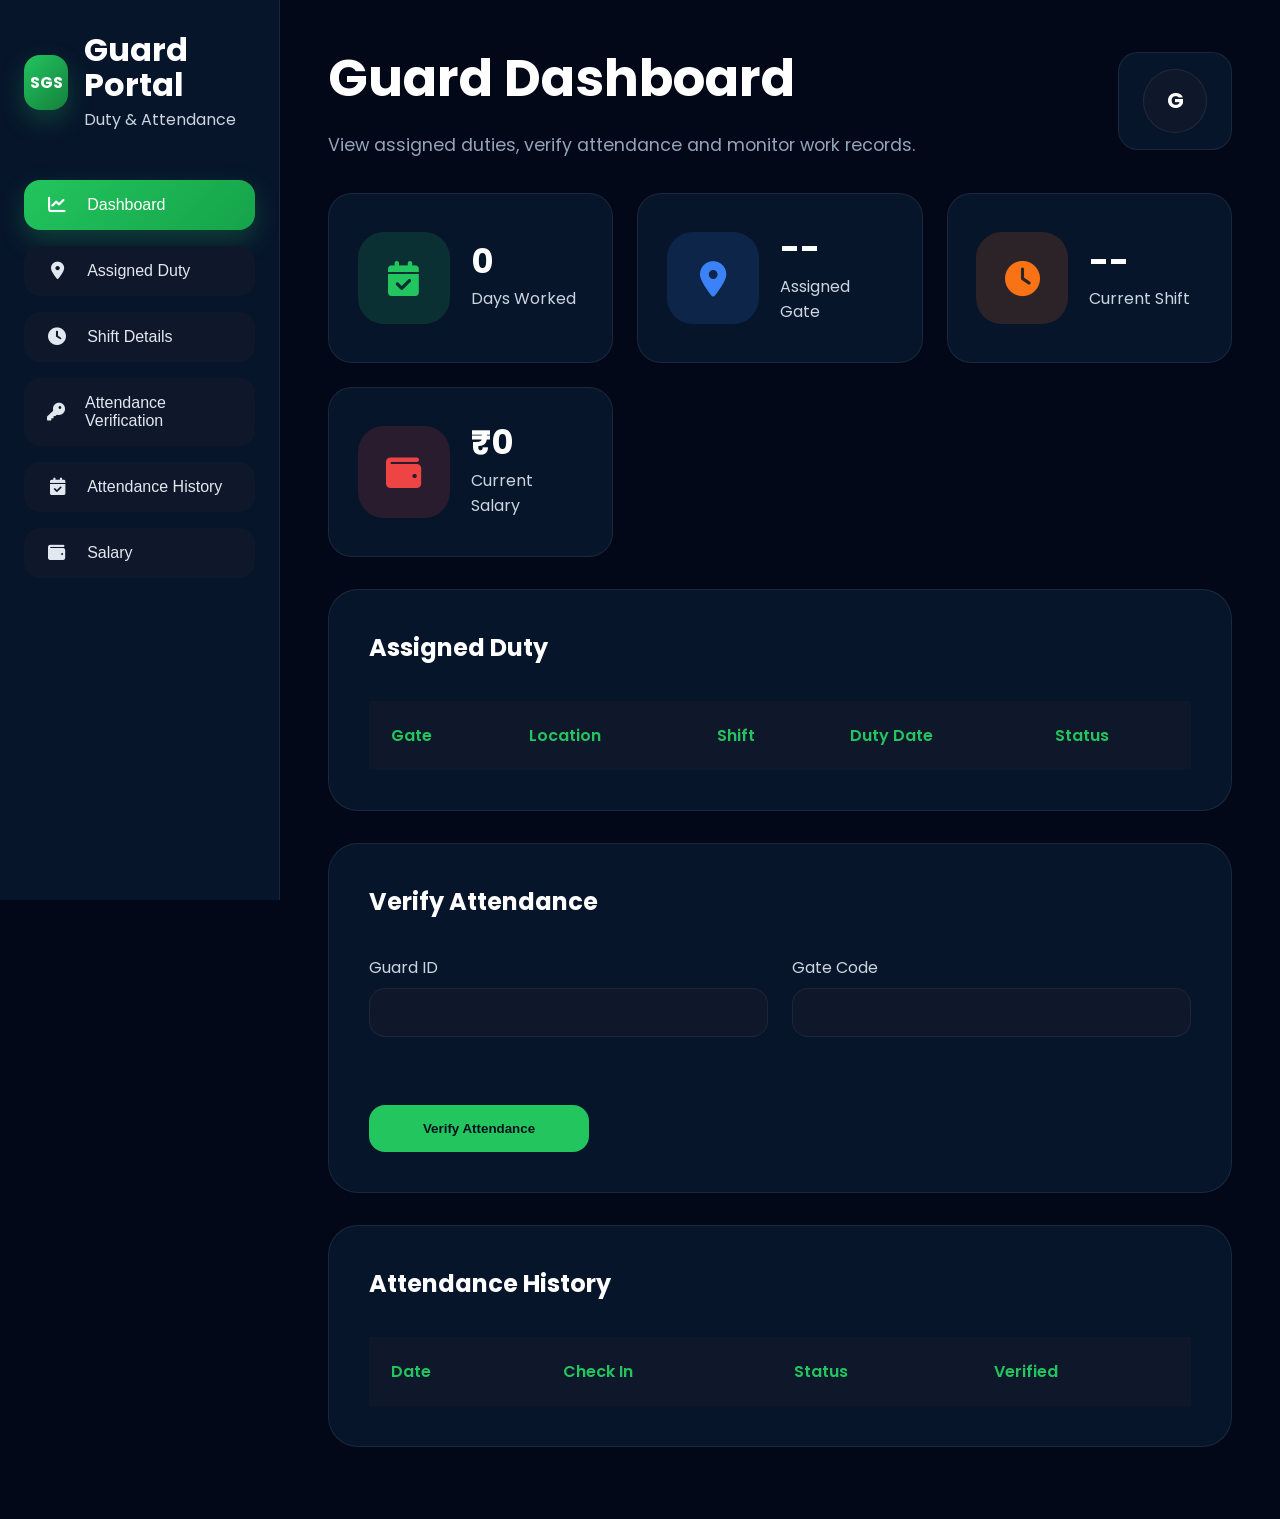
<file: guard.html>
<!DOCTYPE html>
<html lang="en">

<head>

    <meta charset="UTF-8">

    <meta
        name="viewport"
        content="width=device-width, initial-scale=1.0">

    <title>
        Guard Dashboard
    </title>

    <link
        rel="stylesheet"
        href="../css/admin.css">

    <!-- GOOGLE FONT -->

    <link
        rel="preconnect"
        href="https://fonts.googleapis.com">

    <link
        rel="preconnect"
        href="https://fonts.gstatic.com"
        crossorigin>

    <link
        href="https://fonts.googleapis.com/css2?family=Poppins:wght@300;400;500;600;700&display=swap"
        rel="stylesheet">

    <!-- FONT AWESOME -->

    <link
        rel="stylesheet"
        href="https://cdnjs.cloudflare.com/ajax/libs/font-awesome/6.5.1/css/all.min.css">

</head>

<body>

    <!-- SIDEBAR -->

    <aside class="sidebar">

        <div class="logo-section">

            <div class="logo-box">

                SGS

            </div>

            <div>

                <h2>
                    Guard Portal
                </h2>

                <p>
                    Duty & Attendance
                </p>

            </div>

        </div>


        <!-- NAVIGATION -->

        <nav class="sidebar-menu">

            <button class="menu-item active">

                <i class="fa-solid fa-chart-line"></i>

                Dashboard

            </button>


            <button class="menu-item">

                <i class="fa-solid fa-location-dot"></i>

                Assigned Duty

            </button>


            <button class="menu-item">

                <i class="fa-solid fa-clock"></i>

                Shift Details

            </button>


            <button class="menu-item">

                <i class="fa-solid fa-key"></i>

                Attendance Verification

            </button>


            <button class="menu-item">

                <i class="fa-solid fa-calendar-check"></i>

                Attendance History

            </button>


            <button class="menu-item">

                <i class="fa-solid fa-wallet"></i>

                Salary

            </button>

        </nav>

    </aside>


    <!-- MAIN CONTENT -->

    <main class="main-content">

        <!-- TOPBAR -->

        <header class="topbar">

            <div>

                <h1>
                    Guard Dashboard
                </h1>

                <p>

                    View assigned duties,
                    verify attendance
                    and monitor work records.

                </p>

            </div>


            <div class="admin-profile">

                <div class="profile-circle">

                    G

                </div>

            </div>

        </header>


        <!-- STAT CARDS -->

        <section class="stats-grid">

            <div class="stat-card">

                <div class="stat-icon green">

                    <i class="fa-solid fa-calendar-check"></i>

                </div>

                <div>

                    <h3 id="daysWorked">

                        0

                    </h3>

                    <p>

                        Days Worked

                    </p>

                </div>

            </div>


            <div class="stat-card">

                <div class="stat-icon blue">

                    <i class="fa-solid fa-location-dot"></i>

                </div>

                <div>

                    <h3 id="assignedGate">

                        --

                    </h3>

                    <p>

                        Assigned Gate

                    </p>

                </div>

            </div>


            <div class="stat-card">

                <div class="stat-icon orange">

                    <i class="fa-solid fa-clock"></i>

                </div>

                <div>

                    <h3 id="shiftName">

                        --

                    </h3>

                    <p>

                        Current Shift

                    </p>

                </div>

            </div>


            <div class="stat-card">

                <div class="stat-icon red">

                    <i class="fa-solid fa-wallet"></i>

                </div>

                <div>

                    <h3 id="salaryAmount">

                        ₹0

                    </h3>

                    <p>

                        Current Salary

                    </p>

                </div>

            </div>

        </section>


        <!-- ASSIGNED DUTY -->

        <section class="dashboard-section">

            <div class="section-header">

                <h2>

                    Assigned Duty

                </h2>

            </div>

            <div class="table-container">

                <table>

                    <thead>

                        <tr>

                            <th>
                                Gate
                            </th>

                            <th>
                                Location
                            </th>

                            <th>
                                Shift
                            </th>

                            <th>
                                Duty Date
                            </th>

                            <th>
                                Status
                            </th>

                        </tr>

                    </thead>

                    <tbody id="dutyTable">

                    </tbody>

                </table>

            </div>

        </section>


        <!-- ATTENDANCE VERIFICATION -->

        <section class="dashboard-section">

            <div class="section-header">

                <h2>

                    Verify Attendance

                </h2>

            </div>


            <form id="verifyAttendanceForm">

                <div class="form-grid">

                    <div class="form-group">

                        <label>

                            Guard ID

                        </label>

                        <input
                            type="number"
                            id="guardId"
                            required>

                    </div>


                    <div class="form-group">

                        <label>

                            Gate Code

                        </label>

                        <input
                            type="text"
                            id="gateCode"
                            required>

                    </div>

                </div>


                <button
                    type="submit"
                    class="submit-btn">

                    Verify Attendance

                </button>

            </form>

        </section>


        <!-- ATTENDANCE HISTORY -->

        <section class="dashboard-section">

            <div class="section-header">

                <h2>

                    Attendance History

                </h2>

            </div>

            <div class="table-container">

                <table>

                    <thead>

                        <tr>

                            <th>
                                Date
                            </th>

                            <th>
                                Check In
                            </th>

                            <th>
                                Status
                            </th>

                            <th>
                                Verified
                            </th>

                        </tr>

                    </thead>

                    <tbody id="attendanceHistoryTable">

                    </tbody>

                </table>

            </div>

        </section>

    </main>

    <script src="../js/guard.js"></script>

</body>

</html>
</file>
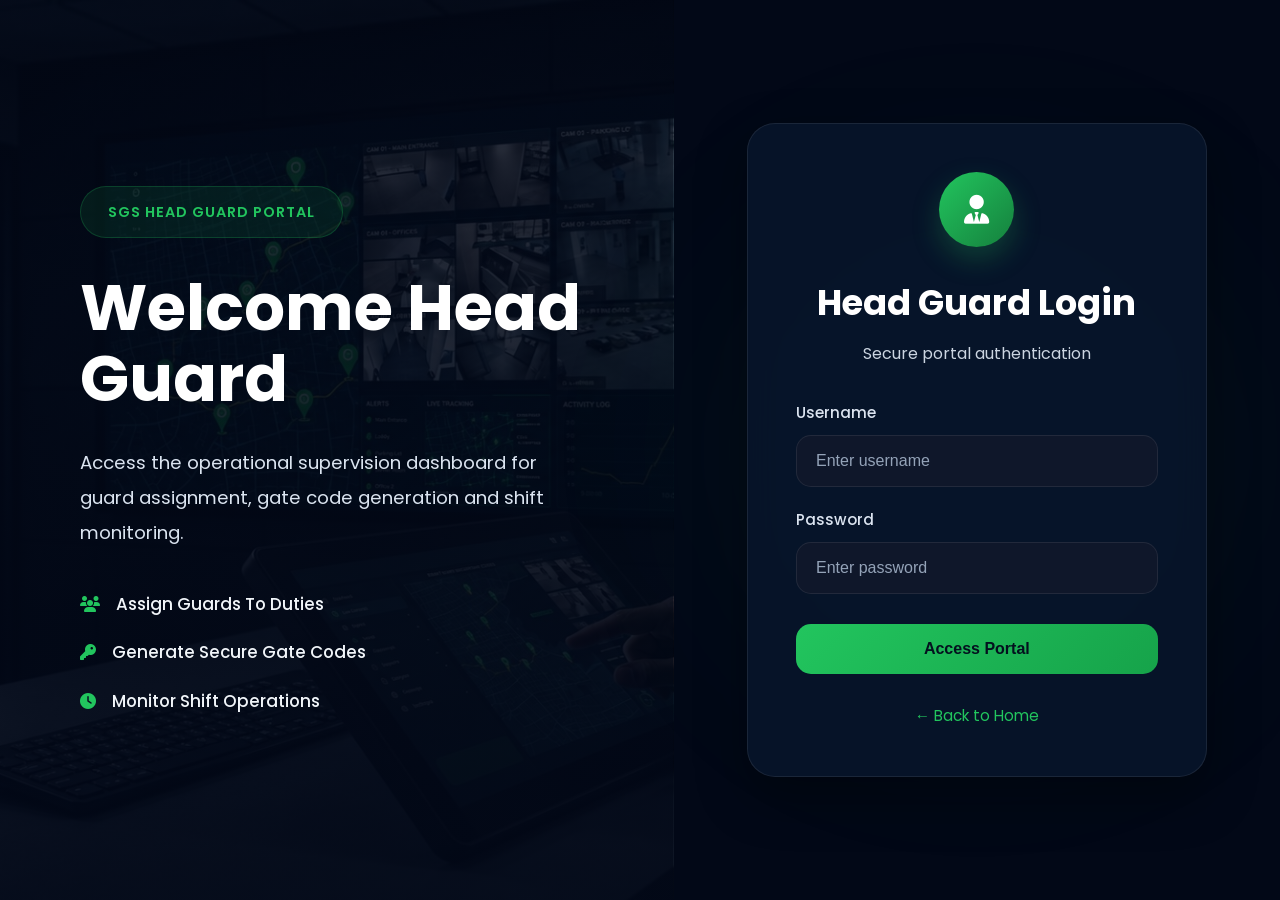
<file: headguard-login.html>
<!DOCTYPE html>
<html lang="en">

<head>

    <meta charset="UTF-8">

    <meta
        name="viewport"
        content="width=device-width, initial-scale=1.0">

    <title>
        Head Guard Login
    </title>

    <link
        rel="stylesheet"
        href="../css/login.css">

    <!-- GOOGLE FONT -->

    <link
        rel="preconnect"
        href="https://fonts.googleapis.com">

    <link
        rel="preconnect"
        href="https://fonts.gstatic.com"
        crossorigin>

    <link
        href="https://fonts.googleapis.com/css2?family=Poppins:wght@300;400;500;600;700&display=swap"
        rel="stylesheet">

    <!-- FONT AWESOME -->

    <link
        rel="stylesheet"
        href="https://cdnjs.cloudflare.com/ajax/libs/font-awesome/6.5.1/css/all.min.css">

</head>

<body>

    <div class="login-wrapper">

        <!-- LEFT SIDE -->

        <div class="login-left">

            <div class="login-overlay"></div>

            <div class="login-left-content">

    <div class="portal-badge">

        SGS HEAD GUARD PORTAL

    </div>

    <h1>

        Welcome Head Guard

    </h1>

    <p>

        Access the operational supervision
        dashboard for guard assignment,
        gate code generation
        and shift monitoring.

    </p>


    <div class="feature-list">

        <div class="feature-item">

            <i class="fa-solid fa-users"></i>

            <span>

                Assign Guards To Duties

            </span>

        </div>


        <div class="feature-item">

            <i class="fa-solid fa-key"></i>

            <span>

                Generate Secure Gate Codes

            </span>

        </div>


        <div class="feature-item">

            <i class="fa-solid fa-clock"></i>

            <span>

                Monitor Shift Operations

            </span>

        </div>

    </div>

</div>

        </div>


        <!-- RIGHT SIDE -->

        <div class="login-right">

            <div class="login-box">

                <div class="login-logo">

                    <div class="logo-circle">

                        <i class="fa-solid fa-user-tie"></i>

                    </div>

                </div>

                <h2>

                    Head Guard Login

                </h2>

                <p>

                    Secure portal authentication

                </p>


                <!-- FORM -->

                <form id="headguardLoginForm">

                    <div class="input-group">

                        <label>
                            Username
                        </label>

                        <input
                            type="text"
                            id="username"
                            placeholder="Enter username"
                            required>

                    </div>


                    <div class="input-group">

                        <label>
                            Password
                        </label>

                        <input
                            type="password"
                            id="password"
                            placeholder="Enter password"
                            required>

                    </div>


                    <button
                        type="submit"
                        class="login-btn-main">

                        Access Portal

                    </button>

                </form>


                <div class="back-home">

                    <a href="/html/index.html">

                        ← Back to Home

                    </a>

                </div>

            </div>

        </div>

    </div>
    <script src="/js/headguard-login.js"></script>
</body>

</html>
</file>
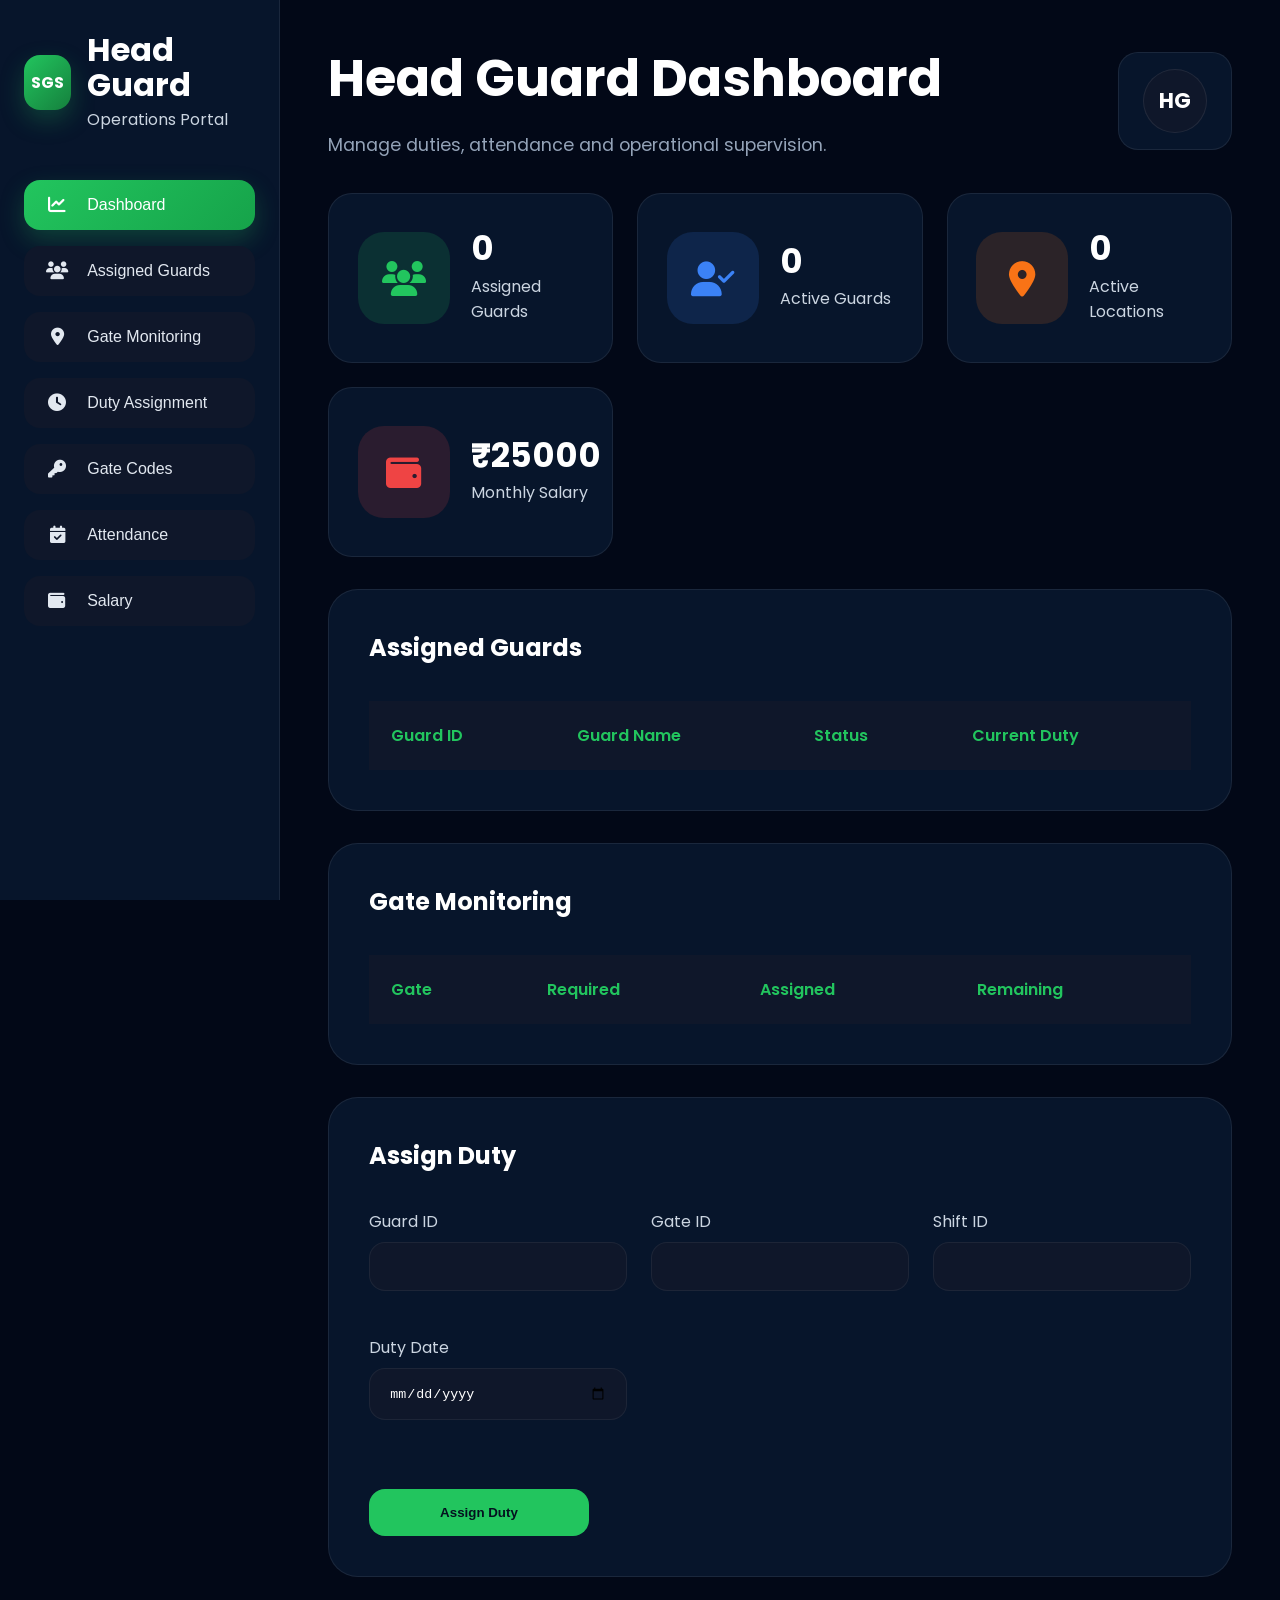
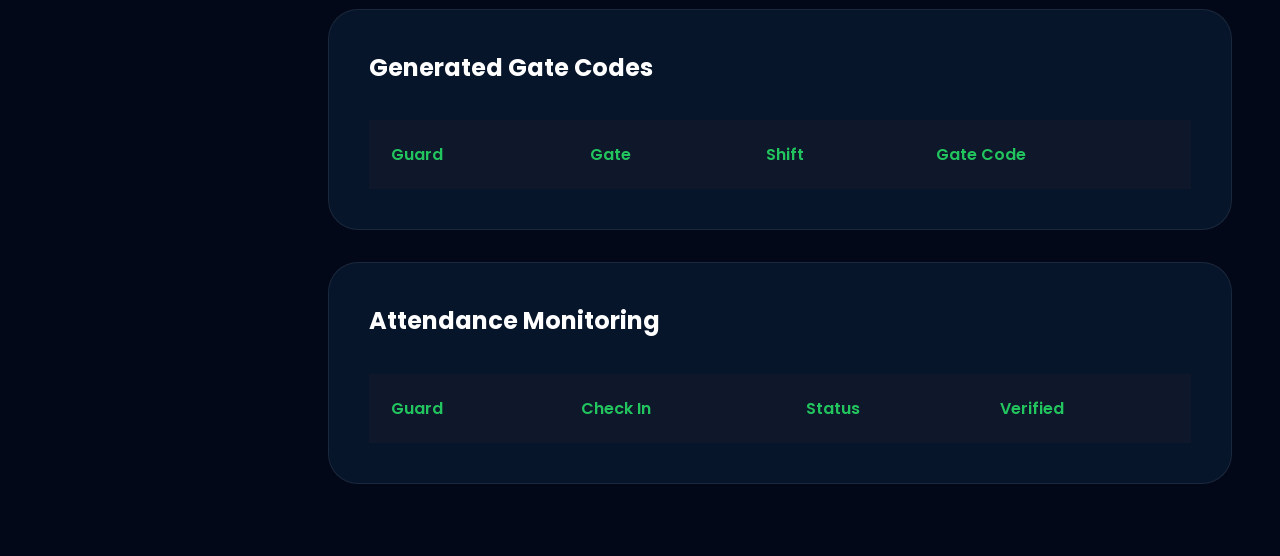
<file: headguard.html>
<!DOCTYPE html>
<html lang="en">

<head>

    <meta charset="UTF-8">

    <meta
        name="viewport"
        content="width=device-width, initial-scale=1.0">

    <title>
        Head Guard Dashboard
    </title>

    <link
        rel="stylesheet"
        href="../css/admin.css">

    <!-- GOOGLE FONT -->

    <link
        rel="preconnect"
        href="https://fonts.googleapis.com">

    <link
        rel="preconnect"
        href="https://fonts.gstatic.com"
        crossorigin>

    <link
        href="https://fonts.googleapis.com/css2?family=Poppins:wght@300;400;500;600;700&display=swap"
        rel="stylesheet">

    <!-- FONT AWESOME -->

    <link
        rel="stylesheet"
        href="https://cdnjs.cloudflare.com/ajax/libs/font-awesome/6.5.1/css/all.min.css">

</head>

<body>

    <!-- SIDEBAR -->

    <aside class="sidebar">

        <div class="logo-section">

            <div class="logo-box">

                SGS

            </div>

            <div>

                <h2>
                    Head Guard
                </h2>

                <p>
                    Operations Portal
                </p>

            </div>

        </div>


        <!-- NAVIGATION -->

        <nav class="sidebar-menu">

            <button class="menu-item active">

                <i class="fa-solid fa-chart-line"></i>

                Dashboard

            </button>


            <button class="menu-item">

                <i class="fa-solid fa-users"></i>

                Assigned Guards

            </button>


            <button class="menu-item">

                <i class="fa-solid fa-location-dot"></i>

                Gate Monitoring

            </button>


            <button class="menu-item">

                <i class="fa-solid fa-clock"></i>

                Duty Assignment

            </button>


            <button class="menu-item">

                <i class="fa-solid fa-key"></i>

                Gate Codes

            </button>


            <button class="menu-item">

                <i class="fa-solid fa-calendar-check"></i>

                Attendance

            </button>


            <button class="menu-item">

                <i class="fa-solid fa-wallet"></i>

                Salary

            </button>

        </nav>

    </aside>


    <!-- MAIN CONTENT -->

    <main class="main-content">

        <!-- TOPBAR -->

        <header class="topbar">

            <div>

                <h1>
                    Head Guard Dashboard
                </h1>

                <p>

                    Manage duties,
                    attendance
                    and operational supervision.

                </p>

            </div>


            <div class="admin-profile">

                <div class="profile-circle">

                    HG

                </div>

            </div>

        </header>


        <!-- STAT CARDS -->

        <section class="stats-grid">

            <div class="stat-card">

                <div class="stat-icon green">

                    <i class="fa-solid fa-users"></i>

                </div>

                <div>

                    <h3 id="totalAssignedGuards">

                        0

                    </h3>

                    <p>

                        Assigned Guards

                    </p>

                </div>

            </div>


            <div class="stat-card">

                <div class="stat-icon blue">

                    <i class="fa-solid fa-user-check"></i>

                </div>

                <div>

                    <h3 id="activeGuards">

                        0

                    </h3>

                    <p>

                        Active Guards

                    </p>

                </div>

            </div>


            <div class="stat-card">

                <div class="stat-icon orange">

                    <i class="fa-solid fa-location-dot"></i>

                </div>

                <div>

                    <h3 id="activeLocations">

                        0

                    </h3>

                    <p>

                        Active Locations

                    </p>

                </div>

            </div>


            <div class="stat-card">

                <div class="stat-icon red">

                    <i class="fa-solid fa-wallet"></i>

                </div>

                <div>

                    <h3>

                        ₹25000

                    </h3>

                    <p>

                        Monthly Salary

                    </p>

                </div>

            </div>

        </section>


        <!-- ASSIGNED GUARDS -->

        <section class="dashboard-section">

            <div class="section-header">

                <h2>

                    Assigned Guards

                </h2>

            </div>

            <div class="table-container">

                <table>

                    <thead>

                        <tr>

                            <th>
                                Guard ID
                            </th>

                            <th>
                                Guard Name
                            </th>

                            <th>
                                Status
                            </th>

                            <th>
                                Current Duty
                            </th>

                        </tr>

                    </thead>

                    <tbody id="assignedGuardsTable">

                    </tbody>

                </table>

            </div>

        </section>


        <!-- GATE STATUS -->

        <section class="dashboard-section">

            <div class="section-header">

                <h2>

                    Gate Monitoring

                </h2>

            </div>

            <div class="table-container">

                <table>

                    <thead>

                        <tr>

                            <th>
                                Gate
                            </th>

                            <th>
                                Required
                            </th>

                            <th>
                                Assigned
                            </th>

                            <th>
                                Remaining
                            </th>

                        </tr>

                    </thead>

                    <tbody id="gateStatusTable">

                    </tbody>

                </table>

            </div>

        </section>


        <!-- DUTY ASSIGNMENT -->

        <section class="dashboard-section">

            <div class="section-header">

                <h2>

                    Assign Duty

                </h2>

            </div>


            <form id="assignDutyForm">

                <div class="form-grid">

                    <div class="form-group">

                        <label>

                            Guard ID

                        </label>

                        <input
                            type="number"
                            id="guardId"
                            required>

                    </div>


                    <div class="form-group">

                        <label>

                            Gate ID

                        </label>

                        <input
                            type="number"
                            id="gateId"
                            required>

                    </div>


                    <div class="form-group">

                        <label>

                            Shift ID

                        </label>

                        <input
                            type="number"
                            id="shiftId"
                            required>

                    </div>


                    <div class="form-group">

                        <label>

                            Duty Date

                        </label>

                        <input
                            type="date"
                            id="dutyDate"
                            required>

                    </div>

                </div>


                <button
                    type="submit"
                    class="submit-btn">

                    Assign Duty

                </button>

            </form>

        </section>


        <!-- GATE CODES -->

        <section class="dashboard-section">

            <div class="section-header">

                <h2>

                    Generated Gate Codes

                </h2>

            </div>

            <div class="table-container">

                <table>

                    <thead>

                        <tr>

                            <th>
                                Guard
                            </th>

                            <th>
                                Gate
                            </th>

                            <th>
                                Shift
                            </th>

                            <th>
                                Gate Code
                            </th>

                        </tr>

                    </thead>

                    <tbody id="gateCodeTable">

                    </tbody>

                </table>

            </div>

        </section>


        <!-- ATTENDANCE -->

        <section class="dashboard-section">

            <div class="section-header">

                <h2>

                    Attendance Monitoring

                </h2>

            </div>

            <div class="table-container">

                <table>

                    <thead>

                        <tr>

                            <th>
                                Guard
                            </th>

                            <th>
                                Check In
                            </th>

                            <th>
                                Status
                            </th>

                            <th>
                                Verified
                            </th>

                        </tr>

                    </thead>

                    <tbody id="attendanceTable">

                    </tbody>

                </table>

            </div>

        </section>

    </main>

    <script src="../js/headguard.js"></script>

</body>

</html>
</file>
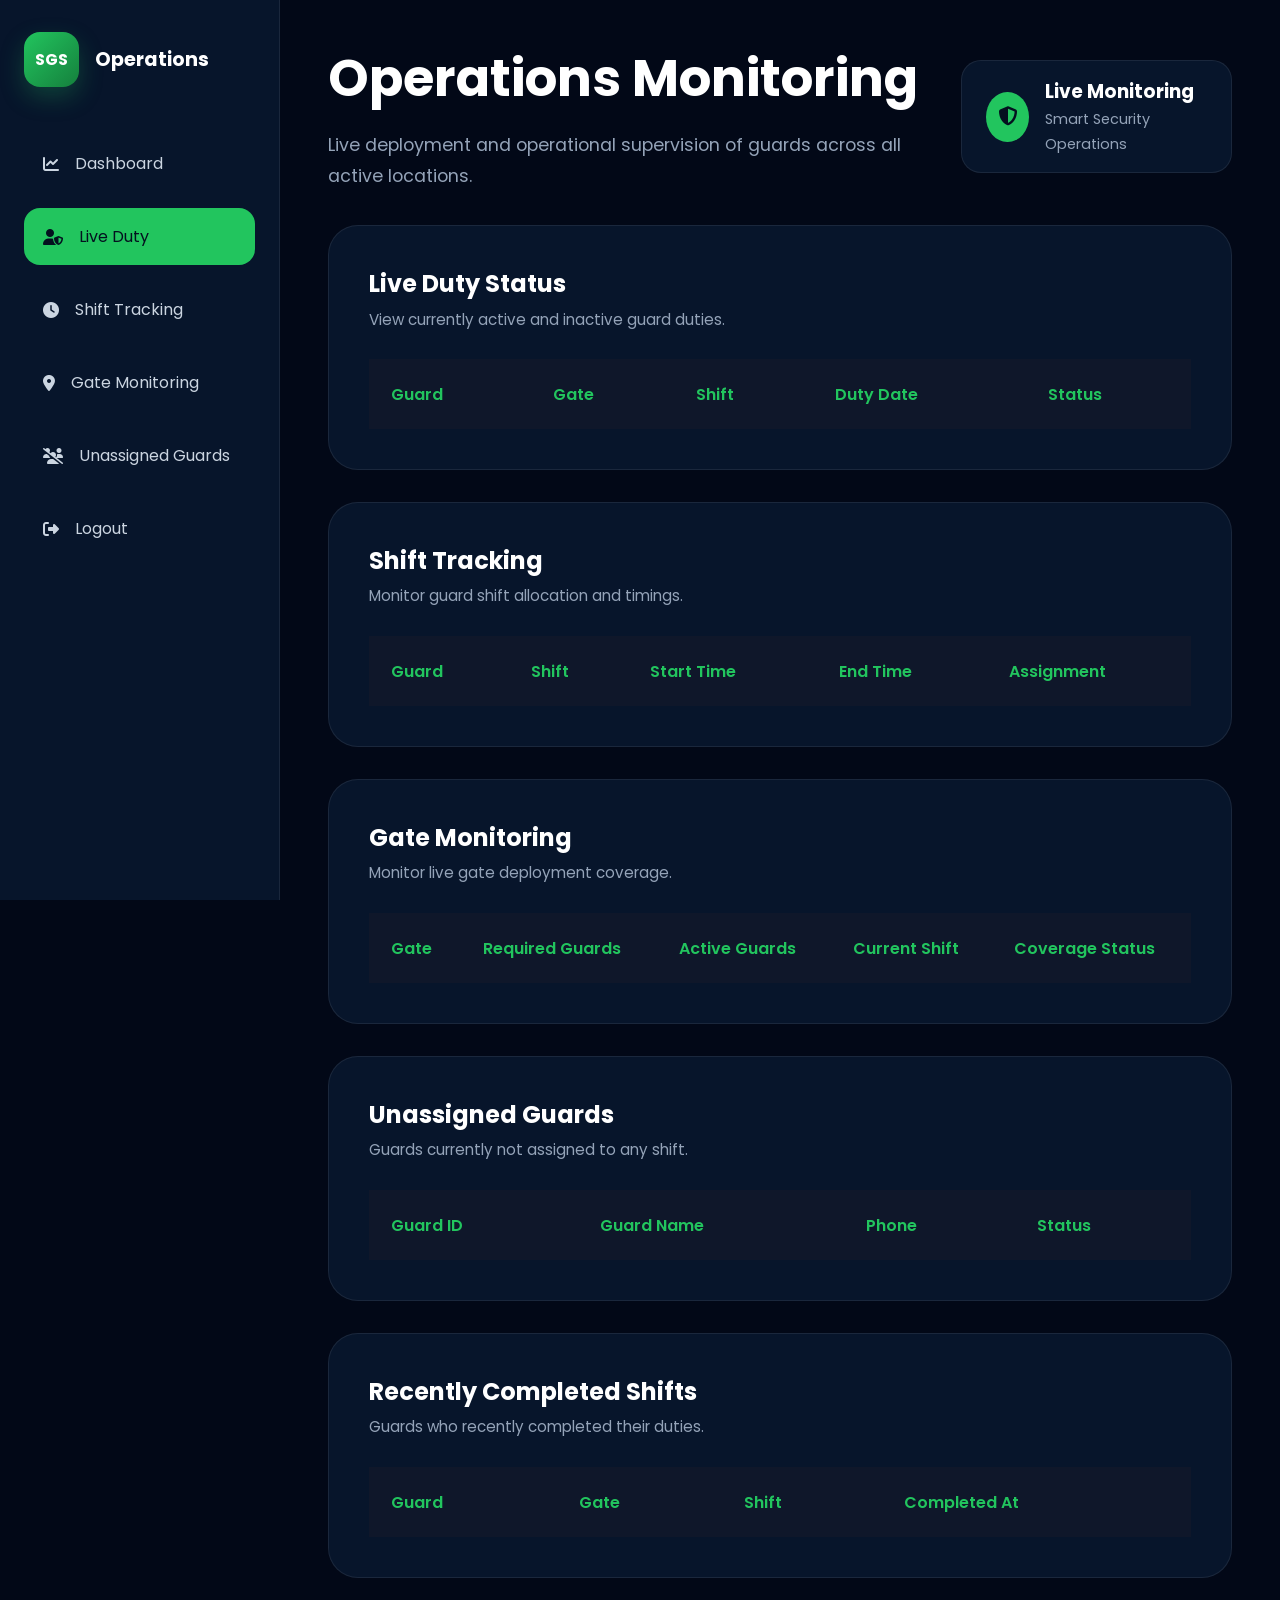
<file: operations.html>
<!DOCTYPE html>
<html lang="en">

<head>

    <meta charset="UTF-8">

    <meta
        name="viewport"
        content="width=device-width, initial-scale=1.0">

    <title>
        Operations Monitoring
    </title>

    <!-- CSS -->

    <link
        rel="stylesheet"
        href="../css/admin.css">

    <!-- GOOGLE FONT -->

    <link
        rel="preconnect"
        href="https://fonts.googleapis.com">

    <link
        rel="preconnect"
        href="https://fonts.gstatic.com"
        crossorigin>

    <link
        href="https://fonts.googleapis.com/css2?family=Poppins:wght@300;400;500;600;700&display=swap"
        rel="stylesheet">

    <!-- FONT AWESOME -->

    <link
        rel="stylesheet"
        href="https://cdnjs.cloudflare.com/ajax/libs/font-awesome/6.5.1/css/all.min.css">

</head>

<body>

    <!-- SIDEBAR -->

    <aside class="sidebar">

        <div class="sidebar-top">

            <div class="logo-box">
                SGS
            </div>

            <h2>
                Operations
            </h2>

        </div>

        <ul class="sidebar-links">

            <li>

                <a href="../html/admin.html">

                    <i class="fa-solid fa-chart-line"></i>

                    Dashboard

                </a>

            </li>

            <li class="active">

                <a href="#live-duty">

                    <i class="fa-solid fa-user-shield"></i>

                    Live Duty

                </a>

            </li>

            <li>

                <a href="#shift-tracking">

                    <i class="fa-solid fa-clock"></i>

                    Shift Tracking

                </a>

            </li>

            <li>

                <a href="#gate-monitoring">

                    <i class="fa-solid fa-location-dot"></i>

                    Gate Monitoring

                </a>

            </li>

            <li>

                <a href="#unassigned-guards">

                    <i class="fa-solid fa-users-slash"></i>

                    Unassigned Guards

                </a>

            </li>

            <li>

                <a href="../html/index.html">

                    <i class="fa-solid fa-right-from-bracket"></i>

                    Logout

                </a>

            </li>

        </ul>

    </aside>


    <!-- MAIN CONTENT -->

    <main class="main-content">

        <!-- TOPBAR -->

        <header class="topbar">

            <div>

                <h1>
                    Operations Monitoring
                </h1>

                <p>

                    Live deployment and
                    operational supervision
                    of guards across all
                    active locations.

                </p>

            </div>

            <div class="admin-profile">

                <div class="admin-icon">

                    <i class="fa-solid fa-shield-halved"></i>

                </div>

                <div>

                    <h3>
                        Live Monitoring
                    </h3>

                    <span>
                        Smart Security Operations
                    </span>

                </div>

            </div>

        </header>


        <!-- LIVE DUTY STATUS -->

        <section
            class="dashboard-section"
            id="live-duty">

            <div class="section-header">

                <div>

                    <h2>
                        Live Duty Status
                    </h2>

                    <p class="section-subtitle">

                        View currently active
                        and inactive guard duties.

                    </p>

                </div>

            </div>

            <div class="table-container">

                <table>

                    <thead>

                        <tr>

                            <th>
                                Guard
                            </th>

                            <th>
                                Gate
                            </th>

                            <th>
                                Shift
                            </th>

                            <th>
                                Duty Date
                            </th>

                            <th>
                                Status
                            </th>

                        </tr>

                    </thead>

                    <tbody id="liveDutyTableBody">

                    </tbody>

                </table>

            </div>

        </section>


        <!-- SHIFT TRACKING -->

        <section
            class="dashboard-section"
            id="shift-tracking">

            <div class="section-header">

                <div>

                    <h2>
                        Shift Tracking
                    </h2>

                    <p class="section-subtitle">

                        Monitor guard shift
                        allocation and timings.

                    </p>

                </div>

            </div>

            <div class="table-container">

                <table>

                    <thead>

                        <tr>

                            <th>
                                Guard
                            </th>

                            <th>
                                Shift
                            </th>

                            <th>
                                Start Time
                            </th>

                            <th>
                                End Time
                            </th>

                            <th>
                                Assignment
                            </th>

                        </tr>

                    </thead>

                    <tbody id="shiftTrackingTableBody">

                    </tbody>

                </table>

            </div>

        </section>


        <!-- GATE MONITORING -->

        <section
            class="dashboard-section"
            id="gate-monitoring">

            <div class="section-header">

                <div>

                    <h2>
                        Gate Monitoring
                    </h2>

                    <p class="section-subtitle">

                        Monitor live gate
                        deployment coverage.

                    </p>

                </div>

            </div>

            <div class="table-container">

                <table>

                    <thead>

                        <tr>

                            <th>
                                Gate
                            </th>

                            <th>
                                Required Guards
                            </th>

                            <th>
                                Active Guards
                            </th>

                            <th>
                                Current Shift
                            </th>

                            <th>
                                Coverage Status
                            </th>

                        </tr>

                    </thead>

                    <tbody id="gateMonitoringTableBody">

                    </tbody>

                </table>

            </div>

        </section>


        <!-- UNASSIGNED GUARDS -->

        <section
            class="dashboard-section"
            id="unassigned-guards">

            <div class="section-header">

                <div>

                    <h2>
                        Unassigned Guards
                    </h2>

                    <p class="section-subtitle">

                        Guards currently not
                        assigned to any shift.

                    </p>

                </div>

            </div>

            <div class="table-container">

                <table>

                    <thead>

                        <tr>

                            <th>
                                Guard ID
                            </th>

                            <th>
                                Guard Name
                            </th>

                            <th>
                                Phone
                            </th>

                            <th>
                                Status
                            </th>

                        </tr>

                    </thead>

                    <tbody id="unassignedGuardsTableBody">

                    </tbody>

                </table>

            </div>

        </section>
       
        
<!-- =========================
    RECENTLY COMPLETED SHIFTS
========================= -->

<section class="dashboard-section">

    <div class="section-header">

        <div>

            <h2>
                Recently Completed Shifts
            </h2>

            <p class="section-subtitle">

                Guards who recently completed their duties.

            </p>

        </div>

    </div>

    <div class="table-container">

        <table>

            <thead>

                <tr>

                    <th>Guard</th>
                    <th>Gate</th>
                    <th>Shift</th>
                    <th>Completed At</th>

                </tr>

            </thead>

            <tbody id="completedShiftBody">

            </tbody>

        </table>

    </div>

</section>

    </main>

    <!-- JS -->

    <script src="../js/operations.js"></script>

</body>

</html>
</file>
<file: index.css>
/* =========================
   GLOBAL STYLES
========================= */

*{
    margin:0;
    padding:0;
    box-sizing:border-box;
    scroll-behavior:smooth;
}

body{

    font-family:'Poppins',sans-serif;

    background:#020817;

    color:white;

    overflow-x:hidden;
}

/* =========================
   NAVBAR
========================= */

.navbar{

    width:100%;

    display:flex;

    justify-content:space-between;

    align-items:center;

    padding:1.2rem 8%;

    position:fixed;

    top:0;

    left:0;

    z-index:1000;

    background:
    rgba(2,8,23,0.88);

    backdrop-filter:blur(12px);

    border-bottom:
    1px solid rgba(255,255,255,0.08);
}

/* LOGO */

.logo{

    display:flex;

    align-items:center;

    gap:1rem;

    font-size:1.05rem;

    font-weight:600;
}

.logo-box{

    width:48px;

    height:48px;

    border-radius:14px;

    background:
    linear-gradient(
    135deg,
    #22c55e,
    #15803d
    );

    display:flex;

    justify-content:center;

    align-items:center;

    color:white;

    font-weight:700;

    letter-spacing:1px;

    box-shadow:
    0 10px 25px rgba(34,197,94,0.3);
}

/* NAV LINKS */

.nav-links{

    display:flex;

    align-items:center;

    list-style:none;

    gap:2rem;
}

.nav-links a{

    text-decoration:none;

    color:white;

    font-weight:500;

    transition:0.3s;

    position:relative;
}

.nav-links a::after{

    content:'';

    position:absolute;

    left:0;

    bottom:-5px;

    width:0;

    height:2px;

    background:#22c55e;

    transition:0.3s;
}

.nav-links a:hover{

    color:#22c55e;
}

.nav-links a:hover::after{

    width:100%;
}

/* NAV BUTTONS */

.nav-buttons{

    display:flex;

    align-items:center;

    gap:1rem;
}

.login-btn,
.signup-btn{

    padding:0.85rem 1.5rem;

    border:none;

    border-radius:14px;

    font-weight:600;

    cursor:pointer;

    transition:0.3s;

    font-family:'Poppins',sans-serif;
}

.login-btn{

    background:#22c55e;

    color:#04111f;
}

.signup-btn{

    background:transparent;

    border:2px solid #22c55e;

    color:#22c55e;
}

.login-btn:hover,
.signup-btn:hover{

    transform:translateY(-3px);

    box-shadow:
    0 10px 25px rgba(34,197,94,0.25);
}

/* =========================
   HERO SECTION
========================= */

.hero{

    width:100%;

    min-height:100vh;

    background-image:

    linear-gradient(
    rgba(2,8,23,0.58),
    rgba(2,8,23,0.72)
    ),

    url("../images/hero-security.png");

    background-size:cover;

    background-position:center;

    background-repeat:no-repeat;

    display:flex;

    justify-content:center;

    align-items:center;

    text-align:center;

    padding:2rem;

    position:relative;
}

.hero-overlay{

    position:absolute;

    inset:0;

    background:
    radial-gradient(
    circle at top,
    rgba(34,197,94,0.10),
    transparent 60%
    );
}

.hero-content{

    max-width:900px;

    position:relative;

    z-index:2;
}

/* HERO BADGE */

.hero-badge{

    display:inline-block;

    padding:0.75rem 1.4rem;

    border-radius:50px;

    background:
    rgba(34,197,94,0.12);

    border:
    1px solid rgba(34,197,94,0.25);

    color:#22c55e;

    margin-bottom:2rem;

    font-size:0.88rem;

    letter-spacing:1px;

    font-weight:600;
}

/* HERO TEXT */

.hero-content h1{

    font-size:4.5rem;

    line-height:1.15;

    margin-bottom:1.5rem;
}

.hero-content h1 span{

    color:#22c55e;
}

.hero-content p{

    max-width:760px;

    margin:auto;

    color:#e2e8f0;

    font-size:1.15rem;

    line-height:1.9;

    margin-bottom:2.5rem;
}

/* HERO BUTTONS */

.hero-buttons{

    display:flex;

    justify-content:center;

    gap:1.2rem;

    flex-wrap:wrap;
}

.primary-btn,
.secondary-btn{

    padding:1rem 2rem;

    border-radius:16px;

    border:none;

    font-weight:600;

    cursor:pointer;

    transition:0.3s;

    font-family:'Poppins',sans-serif;
}

.primary-btn{

    background:#22c55e;

    color:#04111f;
}

.secondary-btn{

    background:transparent;

    border:2px solid #22c55e;

    color:#22c55e;
}

.primary-btn:hover,
.secondary-btn:hover{

    transform:translateY(-4px);

    box-shadow:
    0 10px 25px rgba(34,197,94,0.25);
}

/* =========================
   GENERAL SECTION
========================= */

section{

    padding:6rem 8%;
}

.section-title{

    text-align:center;

    margin-bottom:4rem;
}

.section-title h2{

    font-size:2.8rem;

    margin-bottom:1rem;
}

.section-title p{

    max-width:700px;

    margin:auto;

    color:#cbd5e1;

    line-height:1.8;
}

/* =========================
   ABOUT SECTION
========================= */

.about-grid{

    display:grid;

    grid-template-columns:
    repeat(auto-fit,minmax(280px,1fr));

    gap:2rem;
}

.about-card{

    background:#07152b;

    padding:2.2rem;

    border-radius:24px;

    border:
    1px solid rgba(255,255,255,0.08);

    transition:0.3s;
}

.about-card:hover{

    transform:translateY(-10px);

    border-color:#22c55e;
}

.about-card h3{

    margin-bottom:1rem;
}

.about-card p{

    color:#cbd5e1;

    line-height:1.8;
}

/* FEATURE ICONS */

.feature-icon{

    width:75px;

    height:75px;

    border-radius:20px;

    background:
    linear-gradient(
    135deg,
    #22c55e,
    #15803d
    );

    display:flex;

    justify-content:center;

    align-items:center;

    margin-bottom:1.5rem;

    color:white;

    font-size:2rem;

    box-shadow:
    0 10px 30px rgba(34,197,94,0.3);
}

.feature-icon.blue{

    background:
    linear-gradient(
    135deg,
    #3b82f6,
    #2563eb
    );
}

.feature-icon.green{

    background:
    linear-gradient(
    135deg,
    #10b981,
    #059669
    );
}

/* =========================
   FEATURES SECTION
========================= */

.features-section{

    background:#04111f;
}

.features-grid{

    display:grid;

    grid-template-columns:
    repeat(auto-fit,minmax(280px,1fr));

    gap:2rem;
}

.feature-card{

    background:#07152b;

    padding:2rem;

    border-radius:22px;

    border:
    1px solid rgba(255,255,255,0.08);

    transition:0.3s;
}

.feature-card:hover{

    transform:translateY(-10px);

    border-color:#22c55e;
}

.feature-card h3{

    margin-bottom:1rem;

    color:#22c55e;
}

.feature-card p{

    color:#cbd5e1;

    line-height:1.8;
}

/* =========================
   STATS SECTION
========================= */

.stats-section{

    display:grid;

    grid-template-columns:
    repeat(auto-fit,minmax(220px,1fr));

    gap:2rem;
}

.stat-box{

    background:#07152b;

    padding:2rem;

    border-radius:22px;

    text-align:center;

    border:
    1px solid rgba(255,255,255,0.08);
}

.stat-box h2{

    color:#22c55e;

    font-size:2.7rem;

    margin-bottom:0.5rem;
}

.stat-box p{

    color:#cbd5e1;
}

/* =========================
   CONTACT SECTION
========================= */

.contact-card{

    max-width:850px;

    margin:auto;

    background:#07152b;

    padding:3rem;

    border-radius:28px;

    text-align:center;

    border:
    1px solid rgba(255,255,255,0.08);
}

.contact-card p{

    color:#cbd5e1;

    line-height:1.9;

    margin-bottom:2rem;
}

/* =========================
   FOOTER
========================= */

.footer{

    background:#01040b;

    padding-top:4rem;

    border-top:
    1px solid rgba(255,255,255,0.08);
}

.footer-content{

    text-align:center;

    padding:0 8% 3rem;
}

.footer-content h2{

    color:#22c55e;

    margin-bottom:1rem;
}

.footer-content p{

    color:#94a3b8;

    margin-bottom:2rem;
}

.footer-links{

    display:flex;

    justify-content:center;

    gap:2rem;

    flex-wrap:wrap;
}

.footer-links a{

    text-decoration:none;

    color:white;

    transition:0.3s;
}

.footer-links a:hover{

    color:#22c55e;
}

.footer-bottom{

    text-align:center;

    padding:1.5rem;

    border-top:
    1px solid rgba(255,255,255,0.06);

    color:#64748b;

    font-size:0.95rem;
}

/* =========================
   MODALS
========================= */

.modal{

    display:none;

    position:fixed;

    inset:0;

    z-index:2000;

    background:
    rgba(0,0,0,0.75);

    justify-content:center;

    align-items:center;

    padding:2rem;
}

.modal-box{

    background:#07152b;

    width:100%;

    max-width:500px;

    padding:3rem;

    border-radius:28px;

    position:relative;

    text-align:center;

    border:
    1px solid rgba(255,255,255,0.08);

    animation:popup 0.3s ease;
}

@keyframes popup{

    from{

        transform:scale(0.8);

        opacity:0;
    }

    to{

        transform:scale(1);

        opacity:1;
    }
}

.close-btn{

    position:absolute;

    right:20px;

    top:15px;

    font-size:2rem;

    cursor:pointer;
}

.modal-box h2{

    margin-bottom:1rem;
}

.modal-box p{

    color:#cbd5e1;

    margin-bottom:2rem;
}

.modal-buttons{

    display:flex;

    flex-direction:column;

    gap:1rem;
}

.modal-login,
.modal-apply{

    text-decoration:none;

    padding:1rem;

    border-radius:14px;

    font-weight:600;

    transition:0.3s;
}

.modal-login{

    background:#22c55e;

    color:#04111f;
}

.modal-apply{

    border:2px solid #22c55e;

    color:#22c55e;
}

.modal-login:hover,
.modal-apply:hover{

    transform:translateY(-3px);
}

/* =========================
   RESPONSIVE
========================= */

@media(max-width:950px){

    .navbar{

        flex-direction:column;

        gap:1rem;
    }

    .hero-content h1{

        font-size:3.2rem;
    }

    .nav-links{

        gap:1rem;

        flex-wrap:wrap;

        justify-content:center;
    }
}

@media(max-width:600px){

    .hero-content h1{

        font-size:2.4rem;
    }

    .section-title h2{

        font-size:2rem;
    }

    .hero-buttons{

        flex-direction:column;
    }

    .nav-buttons{

        flex-direction:column;

        width:100%;
    }

    .login-btn,
    .signup-btn{

        width:100%;
    }
}
</file>
<file: css/index.css>
/* =========================
   GLOBAL STYLES
========================= */

*{
    margin:0;
    padding:0;
    box-sizing:border-box;
    scroll-behavior:smooth;
}

body{

    font-family:'Poppins',sans-serif;

    background:#020817;

    color:white;

    overflow-x:hidden;
}

/* =========================
   NAVBAR
========================= */

.navbar{

    width:100%;

    display:flex;

    justify-content:space-between;

    align-items:center;

    padding:1.2rem 8%;

    position:fixed;

    top:0;

    left:0;

    z-index:1000;

    background:
    rgba(2,8,23,0.88);

    backdrop-filter:blur(12px);

    border-bottom:
    1px solid rgba(255,255,255,0.08);
}

/* LOGO */

.logo{

    display:flex;

    align-items:center;

    gap:1rem;

    font-size:1.05rem;

    font-weight:600;
}

.logo-box{

    width:48px;

    height:48px;

    border-radius:14px;

    background:
    linear-gradient(
    135deg,
    #22c55e,
    #15803d
    );

    display:flex;

    justify-content:center;

    align-items:center;

    color:white;

    font-weight:700;

    letter-spacing:1px;

    box-shadow:
    0 10px 25px rgba(34,197,94,0.3);
}

/* NAV LINKS */

.nav-links{

    display:flex;

    align-items:center;

    list-style:none;

    gap:2rem;
}

.nav-links a{

    text-decoration:none;

    color:white;

    font-weight:500;

    transition:0.3s;

    position:relative;
}

.nav-links a::after{

    content:'';

    position:absolute;

    left:0;

    bottom:-5px;

    width:0;

    height:2px;

    background:#22c55e;

    transition:0.3s;
}

.nav-links a:hover{

    color:#22c55e;
}

.nav-links a:hover::after{

    width:100%;
}

/* NAV BUTTONS */

.nav-buttons{

    display:flex;

    align-items:center;

    gap:1rem;
}

.login-btn,
.signup-btn{

    padding:0.85rem 1.5rem;

    border:none;

    border-radius:14px;

    font-weight:600;

    cursor:pointer;

    transition:0.3s;

    font-family:'Poppins',sans-serif;
}

.login-btn{

    background:#22c55e;

    color:#04111f;
}

.signup-btn{

    background:transparent;

    border:2px solid #22c55e;

    color:#22c55e;
}

.login-btn:hover,
.signup-btn:hover{

    transform:translateY(-3px);

    box-shadow:
    0 10px 25px rgba(34,197,94,0.25);
}

/* =========================
   HERO SECTION
========================= */

.hero{

    width:100%;

    min-height:100vh;

    background-image:

    linear-gradient(
    rgba(2,8,23,0.58),
    rgba(2,8,23,0.72)
    ),

    url("../images/hero-security.png");

    background-size:cover;

    background-position:center;

    background-repeat:no-repeat;

    display:flex;

    justify-content:center;

    align-items:center;

    text-align:center;

    padding:2rem;

    position:relative;
}

.hero-overlay{

    position:absolute;

    inset:0;

    background:
    radial-gradient(
    circle at top,
    rgba(34,197,94,0.10),
    transparent 60%
    );
}

.hero-content{

    max-width:900px;

    position:relative;

    z-index:2;
}

/* HERO BADGE */

.hero-badge{

    display:inline-block;

    padding:0.75rem 1.4rem;

    border-radius:50px;

    background:
    rgba(34,197,94,0.12);

    border:
    1px solid rgba(34,197,94,0.25);

    color:#22c55e;

    margin-bottom:2rem;

    font-size:0.88rem;

    letter-spacing:1px;

    font-weight:600;
}

/* HERO TEXT */

.hero-content h1{

    font-size:4.5rem;

    line-height:1.15;

    margin-bottom:1.5rem;
}

.hero-content h1 span{

    color:#22c55e;
}

.hero-content p{

    max-width:760px;

    margin:auto;

    color:#e2e8f0;

    font-size:1.15rem;

    line-height:1.9;

    margin-bottom:2.5rem;
}

/* HERO BUTTONS */

.hero-buttons{

    display:flex;

    justify-content:center;

    gap:1.2rem;

    flex-wrap:wrap;
}

.primary-btn,
.secondary-btn{

    padding:1rem 2rem;

    border-radius:16px;

    border:none;

    font-weight:600;

    cursor:pointer;

    transition:0.3s;

    font-family:'Poppins',sans-serif;
}

.primary-btn{

    background:#22c55e;

    color:#04111f;
}

.secondary-btn{

    background:transparent;

    border:2px solid #22c55e;

    color:#22c55e;
}

.primary-btn:hover,
.secondary-btn:hover{

    transform:translateY(-4px);

    box-shadow:
    0 10px 25px rgba(34,197,94,0.25);
}

/* =========================
   GENERAL SECTION
========================= */

section{

    padding:6rem 8%;
}

.section-title{

    text-align:center;

    margin-bottom:4rem;
}

.section-title h2{

    font-size:2.8rem;

    margin-bottom:1rem;
}

.section-title p{

    max-width:700px;

    margin:auto;

    color:#cbd5e1;

    line-height:1.8;
}

/* =========================
   ABOUT SECTION
========================= */

.about-grid{

    display:grid;

    grid-template-columns:
    repeat(auto-fit,minmax(280px,1fr));

    gap:2rem;
}

.about-card{

    background:#07152b;

    padding:2.2rem;

    border-radius:24px;

    border:
    1px solid rgba(255,255,255,0.08);

    transition:0.3s;
}

.about-card:hover{

    transform:translateY(-10px);

    border-color:#22c55e;
}

.about-card h3{

    margin-bottom:1rem;
}

.about-card p{

    color:#cbd5e1;

    line-height:1.8;
}

/* FEATURE ICONS */

.feature-icon{

    width:75px;

    height:75px;

    border-radius:20px;

    background:
    linear-gradient(
    135deg,
    #22c55e,
    #15803d
    );

    display:flex;

    justify-content:center;

    align-items:center;

    margin-bottom:1.5rem;

    color:white;

    font-size:2rem;

    box-shadow:
    0 10px 30px rgba(34,197,94,0.3);
}

.feature-icon.blue{

    background:
    linear-gradient(
    135deg,
    #3b82f6,
    #2563eb
    );
}

.feature-icon.green{

    background:
    linear-gradient(
    135deg,
    #10b981,
    #059669
    );
}

/* =========================
   FEATURES SECTION
========================= */

.features-section{

    background:#04111f;
}

.features-grid{

    display:grid;

    grid-template-columns:
    repeat(auto-fit,minmax(280px,1fr));

    gap:2rem;
}

.feature-card{

    background:#07152b;

    padding:2rem;

    border-radius:22px;

    border:
    1px solid rgba(255,255,255,0.08);

    transition:0.3s;
}

.feature-card:hover{

    transform:translateY(-10px);

    border-color:#22c55e;
}

.feature-card h3{

    margin-bottom:1rem;

    color:#22c55e;
}

.feature-card p{

    color:#cbd5e1;

    line-height:1.8;
}

/* =========================
   STATS SECTION
========================= */

.stats-section{

    display:grid;

    grid-template-columns:
    repeat(auto-fit,minmax(220px,1fr));

    gap:2rem;
}

.stat-box{

    background:#07152b;

    padding:2rem;

    border-radius:22px;

    text-align:center;

    border:
    1px solid rgba(255,255,255,0.08);
}

.stat-box h2{

    color:#22c55e;

    font-size:2.7rem;

    margin-bottom:0.5rem;
}

.stat-box p{

    color:#cbd5e1;
}

/* =========================
   CONTACT SECTION
========================= */

.contact-card{

    max-width:850px;

    margin:auto;

    background:#07152b;

    padding:3rem;

    border-radius:28px;

    text-align:center;

    border:
    1px solid rgba(255,255,255,0.08);
}

.contact-card p{

    color:#cbd5e1;

    line-height:1.9;

    margin-bottom:2rem;
}

/* =========================
   FOOTER
========================= */

.footer{

    background:#01040b;

    padding-top:4rem;

    border-top:
    1px solid rgba(255,255,255,0.08);
}

.footer-content{

    text-align:center;

    padding:0 8% 3rem;
}

.footer-content h2{

    color:#22c55e;

    margin-bottom:1rem;
}

.footer-content p{

    color:#94a3b8;

    margin-bottom:2rem;
}

.footer-links{

    display:flex;

    justify-content:center;

    gap:2rem;

    flex-wrap:wrap;
}

.footer-links a{

    text-decoration:none;

    color:white;

    transition:0.3s;
}

.footer-links a:hover{

    color:#22c55e;
}

.footer-bottom{

    text-align:center;

    padding:1.5rem;

    border-top:
    1px solid rgba(255,255,255,0.06);

    color:#64748b;

    font-size:0.95rem;
}

/* =========================
   MODALS
========================= */

.modal{

    display:none;

    position:fixed;

    inset:0;

    z-index:2000;

    background:
    rgba(0,0,0,0.75);

    justify-content:center;

    align-items:center;

    padding:2rem;
}

.modal-box{

    background:#07152b;

    width:100%;

    max-width:500px;

    padding:3rem;

    border-radius:28px;

    position:relative;

    text-align:center;

    border:
    1px solid rgba(255,255,255,0.08);

    animation:popup 0.3s ease;
}

@keyframes popup{

    from{

        transform:scale(0.8);

        opacity:0;
    }

    to{

        transform:scale(1);

        opacity:1;
    }
}

.close-btn{

    position:absolute;

    right:20px;

    top:15px;

    font-size:2rem;

    cursor:pointer;
}

.modal-box h2{

    margin-bottom:1rem;
}

.modal-box p{

    color:#cbd5e1;

    margin-bottom:2rem;
}

.modal-buttons{

    display:flex;

    flex-direction:column;

    gap:1rem;
}

.modal-login,
.modal-apply{

    text-decoration:none;

    padding:1rem;

    border-radius:14px;

    font-weight:600;

    transition:0.3s;
}

.modal-login{

    background:#22c55e;

    color:#04111f;
}

.modal-apply{

    border:2px solid #22c55e;

    color:#22c55e;
}

.modal-login:hover,
.modal-apply:hover{

    transform:translateY(-3px);
}

/* =========================
   RESPONSIVE
========================= */

@media(max-width:950px){

    .navbar{

        flex-direction:column;

        gap:1rem;
    }

    .hero-content h1{

        font-size:3.2rem;
    }

    .nav-links{

        gap:1rem;

        flex-wrap:wrap;

        justify-content:center;
    }
}

@media(max-width:600px){

    .hero-content h1{

        font-size:2.4rem;
    }

    .section-title h2{

        font-size:2rem;
    }

    .hero-buttons{

        flex-direction:column;
    }

    .nav-buttons{

        flex-direction:column;

        width:100%;
    }

    .login-btn,
    .signup-btn{

        width:100%;
    }
}
</file>
<file: css/login.css>
/* =========================
   GLOBAL STYLES
========================= */

*{
    margin:0;
    padding:0;
    box-sizing:border-box;
}

body{

    font-family:'Poppins',sans-serif;

    background:#020817;

    min-height:100vh;

    overflow-x:hidden;

    color:white;
}


/* =========================
   MAIN WRAPPER
========================= */

.login-wrapper{

    width:100%;

    min-height:100vh;

    display:grid;

    grid-template-columns:1fr 0.9fr;
}


/* =========================
   LEFT SIDE
========================= */

.login-left{

    position:relative;

    display:flex;

    justify-content:center;

    align-items:center;

    padding:5rem;

    background:

    linear-gradient(
    rgba(2,8,23,0.84),
    rgba(2,8,23,0.92)
    ),

    url("../images/hero-security.png");

    background-size:cover;

    background-position:center;
}


/* CONTENT */

.login-left-content{

    position:relative;

    z-index:2;

    max-width:560px;
}


/* BADGE */

.portal-badge{

    display:inline-block;

    padding:0.9rem 1.7rem;

    border-radius:50px;

    background:
    rgba(34,197,94,0.10);

    border:
    1px solid rgba(34,197,94,0.22);

    color:#22c55e;

    font-size:0.9rem;

    font-weight:600;

    letter-spacing:1px;

    margin-bottom:2.2rem;
}


/* TITLE */

.login-left-content h1{

    font-size:4rem;

    font-weight:700;

    line-height:1.1;

    margin-bottom:2rem;
}


/* DESCRIPTION */

.login-left-content p{

    color:#dbe4f0;

    line-height:1.9;

    font-size:1.15rem;

    margin-bottom:2.5rem;
}


/* FEATURE LIST */

.feature-list{

    display:flex;

    flex-direction:column;

    gap:1.4rem;
}


/* FEATURE ITEM */

.feature-item{

    display:flex;

    align-items:center;

    gap:1rem;

    color:#f1f5f9;

    font-size:1.05rem;

    font-weight:500;
}


/* FEATURE ICON */

.feature-item i{

    color:#22c55e;

    font-size:1rem;
}


/* =========================
   RIGHT SIDE
========================= */

.login-right{

    position:relative;

    display:flex;

    justify-content:center;

    align-items:center;

    padding:3rem;

    background:#020817;
}


/* GLOW */

.login-right::before{

    content:'';

    position:absolute;

    width:420px;

    height:420px;

    background:
    rgba(34,197,94,0.08);

    border-radius:50%;

    filter:blur(120px);
}


/* =========================
   LOGIN BOX
========================= */

.login-box{

    width:100%;

    max-width:460px;

    background:
    rgba(7,21,43,0.92);

    backdrop-filter:blur(14px);

    border:
    1px solid rgba(255,255,255,0.08);

    border-radius:28px;

    padding:3rem;

    position:relative;

    z-index:2;

    box-shadow:
    0 20px 50px rgba(0,0,0,0.35);
}


/* =========================
   LOGO
========================= */

.login-logo{

    display:flex;

    justify-content:center;

    margin-bottom:1.8rem;
}


.logo-circle{

    width:75px;

    height:75px;

    border-radius:50%;

    background:
    linear-gradient(
    135deg,
    #22c55e,
    #15803d
    );

    display:flex;

    justify-content:center;

    align-items:center;

    color:white;

    font-size:1.8rem;

    box-shadow:
    0 12px 28px rgba(34,197,94,0.25);
}


/* =========================
   TITLES
========================= */

.login-box h2{

    text-align:center;

    font-size:2.2rem;

    margin-bottom:0.7rem;
}


.login-box p{

    text-align:center;

    color:#cbd5e1;

    line-height:1.8;

    margin-bottom:2rem;
}


/* =========================
   FORM
========================= */

form{

    display:flex;

    flex-direction:column;

    gap:1.3rem;
}


/* INPUT GROUP */

.input-group{

    position:relative;
}


/* INPUT LABEL */

.input-group label{

    display:block;

    margin-bottom:0.7rem;

    color:#dbe4f0;

    font-size:0.95rem;

    font-weight:500;
}


/* INPUT */

.input-group input{

    width:100%;

    padding:1rem 1rem 1rem 1.2rem;

    border-radius:15px;

    border:
    1px solid rgba(255,255,255,0.08);

    background:#0f172a;

    color:white;

    outline:none;

    font-size:1rem;

    transition:0.3s;
}


/* PLACEHOLDER */

.input-group input::placeholder{

    color:#94a3b8;
}


/* INPUT FOCUS */

.input-group input:focus{

    border-color:#22c55e;

    box-shadow:
    0 0 0 4px rgba(34,197,94,0.10);
}


/* =========================
   BUTTON
========================= */

.login-btn-main{

    width:100%;

    padding:1rem;

    border:none;

    border-radius:15px;

    background:
    linear-gradient(
    135deg,
    #22c55e,
    #16a34a
    );

    color:#04111f;

    font-size:1rem;

    font-weight:700;

    cursor:pointer;

    transition:0.3s;

    margin-top:0.6rem;
}


.login-btn-main:hover{

    transform:translateY(-2px);

    box-shadow:
    0 12px 28px rgba(34,197,94,0.22);
}


/* =========================
   BACK BUTTON
========================= */

.back-home{

    text-align:center;

    margin-top:1.8rem;
}


.back-home a{

    text-decoration:none;

    color:#22c55e;

    font-size:0.95rem;

    transition:0.3s;
}


.back-home a:hover{

    color:white;
}


/* =========================
   RESPONSIVE
========================= */

@media(max-width:1100px){

    .login-wrapper{

        grid-template-columns:1fr;
    }

    .login-left{

        display:none;
    }

    .login-right{

        padding:2rem;
    }
}


@media(max-width:650px){

    .login-box{

        padding:2rem;
    }

    .login-left-content h1{

        font-size:3rem;
    }

    .login-box h2{

        font-size:2rem;
    }

    .logo-circle{

        width:65px;

        height:65px;

        font-size:1.5rem;
    }
}
</file>
<file: css/admin.css>
/* =========================
   GLOBAL
========================= */

*{
    margin:0;
    padding:0;
    box-sizing:border-box;
}

body{

    font-family:'Poppins',sans-serif;

    background:#020817;

    color:white;

    display:flex;

    min-height:100vh;

    overflow-x:hidden;
}

/* =========================
   SIDEBAR
========================= */

.sidebar{

    width:280px;

    background:#07152b;

    border-right:
    1px solid rgba(255,255,255,0.08);

    padding:2rem 1.5rem;

    position:fixed;

    top:0;

    left:0;

    bottom:0;

    overflow-y:auto;
}

/* SIDEBAR TOP */

.sidebar-top{

    display:flex;

    align-items:center;

    gap:1rem;

    margin-bottom:3rem;
}

/* LOGO */

.logo-box{

    width:55px;

    height:55px;

    border-radius:16px;

    background:
    linear-gradient(
    135deg,
    #22c55e,
    #15803d
    );

    display:flex;

    justify-content:center;

    align-items:center;

    font-weight:700;

    color:white;

    box-shadow:
    0 10px 25px rgba(34,197,94,0.25);
}

.sidebar-top h2{

    font-size:1.2rem;
}

/* SIDEBAR LINKS */

.sidebar-links{

    list-style:none;

    display:flex;

    flex-direction:column;

    gap:1rem;
}

.sidebar-links li a{

    display:flex;

    align-items:center;

    gap:1rem;

    padding:1rem 1.2rem;

    border-radius:16px;

    text-decoration:none;

    color:#cbd5e1;

    transition:0.3s;
}

.sidebar-links li a:hover,
.sidebar-links .active a{

    background:#22c55e;

    color:#04111f;
}

/* =========================
   MAIN CONTENT
========================= */

.main-content{

    margin-left:280px;

    width:calc(100% - 280px);

    padding:2rem;
}

/* =========================
   TOPBAR
========================= */

.topbar{

    display:flex;

    justify-content:space-between;

    align-items:center;

    margin-bottom:2rem;

    gap:2rem;
}

.topbar h1{

    font-size:2.2rem;

    margin-bottom:0.5rem;
}

.topbar p{

    color:#94a3b8;
}

/* ADMIN PROFILE */

.admin-profile{

    display:flex;

    align-items:center;

    gap:1rem;

    background:#07152b;

    padding:1rem 1.5rem;

    border-radius:20px;

    border:
    1px solid rgba(255,255,255,0.08);
}

.admin-icon{

    width:50px;

    height:50px;

    border-radius:50%;

    background:#22c55e;

    color:#04111f;

    display:flex;

    justify-content:center;

    align-items:center;

    font-size:1.2rem;
}

.admin-profile span{

    color:#94a3b8;

    font-size:0.9rem;
}

/* =========================
   STATS GRID
========================= */

.stats-grid{

    display:grid;

    grid-template-columns:
    repeat(auto-fit,minmax(240px,1fr));

    gap:1.5rem;

    margin-bottom:2rem;
}

/* STATS CARD */

.stats-card{

    background:#07152b;

    border:
    1px solid rgba(255,255,255,0.08);

    border-radius:24px;

    padding:1.8rem;

    display:flex;

    align-items:center;

    gap:1.5rem;

    transition:0.3s;
}

.stats-card:hover{

    transform:translateY(-4px);
}

.stats-card h2{

    font-size:2rem;

    margin-bottom:0.3rem;
}

.stats-card p{

    color:#94a3b8;
}

/* ICONS */

.stats-icon{

    width:65px;

    height:65px;

    border-radius:18px;

    display:flex;

    justify-content:center;

    align-items:center;

    font-size:1.5rem;
}

/* COLORS */

.green{

    background:
    rgba(34,197,94,0.15);

    color:#22c55e;
}

.blue{

    background:
    rgba(59,130,246,0.15);

    color:#3b82f6;
}

.orange{

    background:
    rgba(249,115,22,0.15);

    color:#f97316;
}

.red{

    background:
    rgba(239,68,68,0.15);

    color:#ef4444;
}

/* =========================
   DASHBOARD SECTION
========================= */

.dashboard-section{

    background:#07152b;

    border:
    1px solid rgba(255,255,255,0.08);

    border-radius:24px;

    padding:2rem;

    margin-bottom:2rem;
}

/* SECTION HEADER */

.section-header{

    display:flex;

    justify-content:space-between;

    align-items:center;

    gap:1rem;

    margin-bottom:1.8rem;
}

/* SECTION TITLE */

.section-header h2{

    font-size:1.5rem;

    margin-bottom:0.4rem;
}

/* SUBTITLE */

.section-subtitle{

    color:#94a3b8;

    font-size:0.95rem;
}

/* BUTTON */

.section-btn{

    padding:0.9rem 1.4rem;

    border:none;

    border-radius:14px;

    background:#22c55e;

    color:#04111f;

    font-weight:600;

    cursor:pointer;

    transition:0.3s;
}

.section-btn:hover{

    transform:translateY(-2px);

    box-shadow:
    0 10px 25px rgba(34,197,94,0.25);
}

/* =========================
   TABLE
========================= */

.table-container{

    overflow-x:auto;
}

table{

    width:100%;

    border-collapse:collapse;
}

/* TABLE HEAD */

thead{

    background:#0f172a;
}

/* TABLE CELLS */

th,
td{

    padding:1rem;

    text-align:left;
}

th{

    color:#22c55e;

    font-weight:600;
}

td{

    color:#e2e8f0;
}

/* TABLE ROW */

tbody tr{

    border-bottom:
    1px solid rgba(255,255,255,0.06);

    transition:0.3s;
}

tbody tr:hover{

    background:
    rgba(255,255,255,0.02);
}

/* =========================
   FUTURE GRID
========================= */

.future-grid{

    display:grid;

    grid-template-columns:
    repeat(auto-fit,minmax(240px,1fr));

    gap:1.5rem;
}

/* FUTURE CARD */

.future-card{

    background:#0f172a;

    border:
    1px solid rgba(255,255,255,0.08);

    border-radius:22px;

    padding:2rem;

    transition:0.3s;
}

.future-card:hover{

    transform:translateY(-4px);
}

.future-card i{

    font-size:2rem;

    color:#22c55e;

    margin-bottom:1rem;
}

.future-card h3{

    margin-bottom:1rem;
}

.future-card p{

    color:#94a3b8;

    line-height:1.8;
}

/* =========================
   RESPONSIVE
========================= */

@media(max-width:1000px){

    .sidebar{

        width:100px;
    }

    .sidebar-top h2{

        display:none;
    }

    .sidebar-links li a{

        justify-content:center;
    }

    .sidebar-links li a{

        font-size:0;
    }

    .sidebar-links li a i{

        font-size:1.2rem;
    }

    .main-content{

        margin-left:100px;

        width:calc(100% - 100px);
    }
}

@media(max-width:768px){

    .topbar{

        flex-direction:column;

        align-items:flex-start;
    }

    .section-header{

        flex-direction:column;

        align-items:flex-start;
    }

    .main-content{

        padding:1rem;
    }
}

@media(max-width:600px){

    .sidebar{

        display:none;
    }

    .main-content{

        margin-left:0;

        width:100%;
    }

    .topbar h1{

        font-size:1.8rem;
    }

    .stats-grid{

        grid-template-columns:1fr;
    }

    .future-grid{

        grid-template-columns:1fr;
    }
}

/* =========================
   ACTIVITY FEED
========================= */

.activity-feed{

    display:flex;

    flex-direction:column;

    gap:1rem;
}

/* ACTIVITY CARD */

.activity-card{

    background:#0f172a;

    border:
    1px solid rgba(255,255,255,0.06);

    border-radius:18px;

    padding:1.2rem 1.5rem;

    display:flex;

    justify-content:space-between;

    align-items:center;

    transition:0.3s;
}

.activity-card:hover{

    transform:translateY(-2px);
}

/* LEFT SIDE */

.activity-left{

    display:flex;

    align-items:center;

    gap:1rem;
}

/* ICON */

.activity-icon{

    width:50px;

    height:50px;

    border-radius:14px;

    background:
    rgba(34,197,94,0.15);

    color:#22c55e;

    display:flex;

    justify-content:center;

    align-items:center;

    font-size:1.1rem;
}

/* TEXT */

.activity-text h3{

    font-size:1rem;

    margin-bottom:0.3rem;
}

.activity-text p{

    color:#94a3b8;

    font-size:0.9rem;
}

/* TIME */

.activity-time{

    color:#94a3b8;

    font-size:0.85rem;
}
/* =========================
   MODAL
========================= */

.modal{

    position:fixed;

    top:0;

    left:0;

    width:100%;

    height:100%;

    background:
    rgba(0,0,0,0.6);

    display:none;

    justify-content:center;

    align-items:center;

    z-index:1000;
}

/* MODAL CONTENT */

.modal-content{

    width:420px;

    background:#07152b;

    border-radius:24px;

    padding:2rem;

    border:
    1px solid rgba(255,255,255,0.08);
}

/* HEADER */

.modal-header{

    display:flex;

    justify-content:space-between;

    align-items:center;

    margin-bottom:2rem;
}

.modal-header h2{

    font-size:1.5rem;
}

.modal-header span{

    font-size:2rem;

    cursor:pointer;
}

/* FORM */

.form-group{

    display:flex;

    flex-direction:column;

    margin-bottom:1.3rem;
}

.form-group label{

    margin-bottom:0.5rem;

    color:#cbd5e1;
}

.form-group input{

    padding:1rem;

    border:none;

    border-radius:14px;

    background:#0f172a;

    color:white;

    outline:none;
}

/* BUTTON */

.submit-btn{

    width:100%;

    padding:1rem;

    border:none;

    border-radius:14px;

    background:#22c55e;

    color:#04111f;

    font-weight:600;

    cursor:pointer;

    margin-top:1rem;
}
.search-box{

    display:flex;

    gap:1rem;

    margin-bottom:1.5rem;

    flex-wrap:wrap;
}

.search-box input,
.search-box select{

    padding:1rem;

    border:none;

    border-radius:12px;

    background:#0f172a;

    color:white;

    min-width:220px;
}

.search-box button{

    padding:1rem 1.5rem;

    border:none;

    border-radius:12px;

    background:#22c55e;

    color:#04111f;

    font-weight:600;

    cursor:pointer;
}

/* =========================
   SEARCH ROW
========================= */

.search-row{

    display:flex;

    gap:1rem;

    margin-bottom:2rem;

    flex-wrap:wrap;
}

/* INPUT */

.search-row input{

    flex:1;

    min-width:250px;

    padding:1rem 1.2rem;

    border:none;

    border-radius:14px;

    background:#0f172a;

    color:white;

    outline:none;

    font-size:1rem;

    border:
    1px solid rgba(255,255,255,0.06);
}

/* INPUT FOCUS */

.search-row input:focus{

    border-color:#22c55e;
}

/* BUTTON */

.search-row button{

    padding:1rem 1.5rem;

    border:none;

    border-radius:14px;

    background:#22c55e;

    color:#04111f;

    font-weight:600;

    cursor:pointer;

    transition:0.3s;
}

/* BUTTON HOVER */

.search-row button:hover{

    transform:translateY(-2px);

    box-shadow:
    0 10px 25px rgba(34,197,94,0.25);
}
/* =========================================
   HEAD GUARD + GUARD DASHBOARD ENHANCEMENT
   SAFE OVERRIDE
========================================= */

/* BIGGER SIDEBAR */

.logo-section{

    display:flex;

    align-items:center;

    gap:1rem;

    margin-bottom:3rem;
}

.logo-section h2{

    font-size:2rem;

    font-weight:700;

    line-height:1.1;
}

.logo-section p{

    color:#cbd5e1;

    font-size:1rem;

    margin-top:0.3rem;
}

/* MENU BUTTONS */

.sidebar-menu{

    display:flex;

    flex-direction:column;

    gap:1rem;
}

.menu-item{

    width:100%;

    background:#0f172a;

    border:none;

    border-radius:16px;

    padding:1rem 1.2rem;

    color:#e2e8f0;

    display:flex;

    align-items:center;

    gap:1rem;

    font-size:1rem;

    font-weight:500;

    cursor:pointer;

    transition:0.3s ease;

    text-align:left;
}

.menu-item i{

    font-size:1.1rem;

    width:28px;

    text-align:center;
}

.menu-item:hover{

    background:#162033;

    transform:translateX(3px);
}

.menu-item.active{

    background:
    linear-gradient(
        135deg,
        #22c55e,
        #16a34a
    );

    color:white;

    box-shadow:
    0 10px 25px rgba(34,197,94,0.25);
}

/* BIGGER MAIN CONTENT */

.main-content{

    padding:2.5rem 3rem;
}

/* BIGGER TOPBAR */

.topbar h1{

    font-size:3.2rem;

    font-weight:700;

    margin-bottom:0.8rem;
}

.topbar p{

    font-size:1.1rem;

    line-height:1.8;

    max-width:700px;
}

/* PROFILE CIRCLE */

.profile-circle{

    width:64px;

    height:64px;

    border-radius:50%;

    background:#0f172a;

    border:
    1px solid rgba(255,255,255,0.08);

    display:flex;

    align-items:center;

    justify-content:center;

    font-size:1.3rem;

    font-weight:700;
}

/* BETTER STATS CARDS */

/* =========================================
   PROFESSIONAL STAT CARD FIX
========================================= */

.stat-card{

    background:#07152b;

    border:
    1px solid rgba(255,255,255,0.08);

    border-radius:24px;

    padding:1.8rem;

    display:flex;

    align-items:center;

    gap:1.3rem;

    min-height:170px;

    transition:0.3s ease;
}

.stat-card:hover{

    transform:translateY(-4px);

    box-shadow:
    0 12px 30px rgba(0,0,0,0.28);
}

.stat-card h3{

    font-size:2.1rem;

    margin-bottom:0.5rem;

    font-weight:700;

    line-height:1;
}

.stat-card p{

    color:#cbd5e1;

    font-size:1rem;

    line-height:1.6;
}

.stats-info{

    display:flex;

    flex-direction:column;

    justify-content:center;
}

/* ICONS */

/* =========================================
   LARGE PROFESSIONAL DASHBOARD ICONS
========================================= */

.stat-icon{

    width:92px;

    height:92px;

    min-width:92px;

    min-height:92px;

    border-radius:26px;

    display:flex;

    justify-content:center;

    align-items:center;

    font-size:2.2rem;

    flex-shrink:0;
}
.stat-icon i{

    font-size:2.2rem;
}

/* BIGGER SECTIONS */

.dashboard-section{

    border-radius:30px;

    padding:2.5rem;
}

/* BETTER TABLES */

th{

    font-size:1rem;

    padding:1.4rem;
}

td{

    padding:1.4rem;

    font-size:1rem;
}

/* FORM STYLING */

.form-grid{

    display:grid;

    grid-template-columns:
    repeat(auto-fit,minmax(220px,1fr));

    gap:1.5rem;

    margin-bottom:2rem;
}

.form-group input{

    padding:1rem 1.2rem;

    border-radius:16px;

    border:
    1px solid rgba(255,255,255,0.06);

    transition:0.3s ease;
}

.form-group input:focus{

    border-color:#22c55e;

    box-shadow:
    0 0 0 3px rgba(34,197,94,0.15);
}

/* BUTTON */

.submit-btn{

    width:auto;

    min-width:220px;

    padding:1rem 2rem;

    border-radius:16px;

    transition:0.3s ease;
}

.submit-btn:hover{

    transform:translateY(-2px);

    box-shadow:
    0 10px 25px rgba(34,197,94,0.25);
}
</file>
